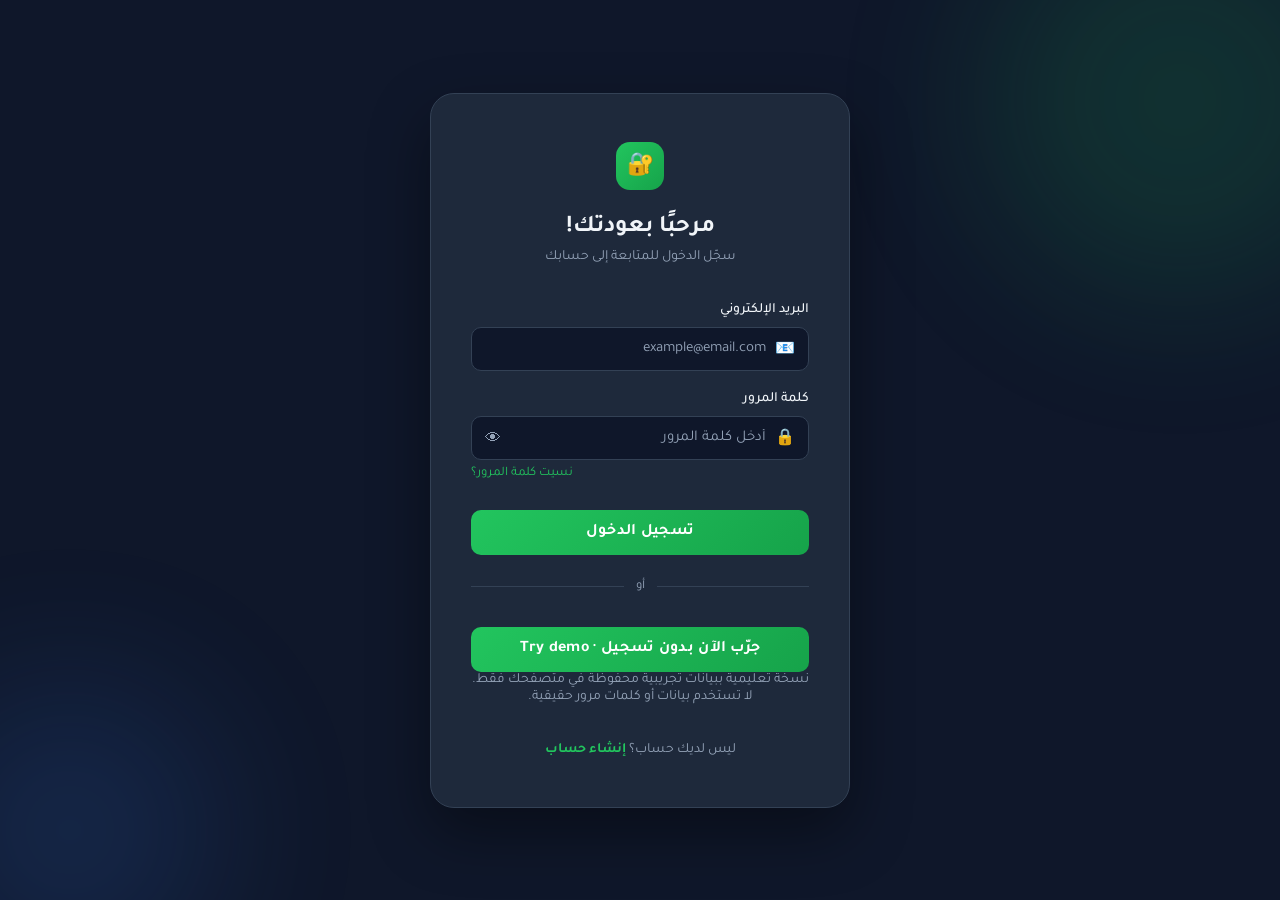
<file: index.html>
<!DOCTYPE html>
<html lang="ar" dir="rtl">
<head>
    <meta charset="UTF-8">
    <meta name="viewport" content="width=device-width, initial-scale=1.0">
    <title>تسجيل الدخول</title>
    <link href="https://fonts.googleapis.com/css2?family=Tajawal:wght@300;400;500;700&display=swap" rel="stylesheet">
    <link rel="stylesheet" href="index.css">
    <style>
        .error-msg {
            background: rgba(239,68,68,0.1); border:1px solid rgba(239,68,68,0.3);
            border-radius:10px; padding:10px 14px;
            font-size:13px; color:#f87171;
            display:none; align-items:center; gap:8px;
            margin-bottom: 16px;
        }
        .error-msg.show { display:flex; }
    </style>
</head>
<body>

<div class="card">
    <div class="logo">🔐</div>
    <h2>مرحبًا بعودتك!</h2>
    <p class="subtitle">سجّل الدخول للمتابعة إلى حسابك</p>

    <div class="error-msg" id="error-msg">
        <span>⚠️</span><span id="error-text"></span>
    </div>

    <div class="field">
        <label for="login-email">البريد الإلكتروني</label>
        <div class="input-wrapper">
            <span class="input-icon">📧</span>
            <input type="email" id="login-email" placeholder="example@email.com" required>
        </div>
    </div>

    <div class="field">
        <label for="login-pass">كلمة المرور</label>
        <div class="input-wrapper">
            <span class="input-icon">🔒</span>
            <input type="password" id="login-pass" placeholder="أدخل كلمة المرور" required>
            <button type="button" class="toggle-password" onclick="togglePass()">👁</button>
        </div>
        <a href="forgot-password.html" class="forgot">نسيت كلمة المرور؟</a>
    </div>

    <button class="btn-primary" onclick="handleLogin()">تسجيل الدخول</button>

    <div class="divider">أو</div>
    <button class="btn-primary" type="button" onclick="startDemo()">جرّب الآن بدون تسجيل · Try demo</button>
    <p class="subtitle">نسخة تعليمية ببيانات تجريبية محفوظة في متصفحك فقط. لا تستخدم بيانات أو كلمات مرور حقيقية.</p>

    <p class="register-link">ليس لديك حساب؟ <a href="register.html">إنشاء حساب</a></p>
</div>

<script src="db.js"></script>
<script>
    function startDemo() {
        const email = 'visitor@example.invalid';
        const password = 'public-demo-only';
        DB.register({name: 'Demo Visitor', email, password});
        const result = DB.login(email, password);
        if (!result.success) { showError(result.error); return; }
        if (!DB.getTasks().length) {
            DB.saveTasks([
                {id: 1, name: 'Explore the task dashboard', desc: 'Sample task', deadline: new Date().toISOString().split('T')[0], period: 'today', priority: 'high', done: false, date: Date.now(), attachments: []},
                {id: 2, name: 'Try the local task assistant', desc: 'Try: add task: Review portfolio', deadline: new Date(Date.now() + 3 * 86400000).toISOString().split('T')[0], period: 'week', priority: 'medium', done: false, date: Date.now(), attachments: []}
            ]);
        }
        window.location.href = 'home.html';
    }
    // Redirect if already logged in
    if (DB.isLoggedIn()) window.location.href = 'home.html';

    function togglePass() {
        const input = document.getElementById('login-pass');
        const btn   = document.querySelector('.toggle-password');
        input.type  = input.type === 'password' ? 'text' : 'password';
        btn.textContent = input.type === 'password' ? '👁' : '🙈';
    }

    function showError(msg) {
        const el = document.getElementById('error-msg');
        document.getElementById('error-text').textContent = msg;
        el.classList.add('show');
        setTimeout(() => el.classList.remove('show'), 4000);
    }

    function handleLogin() {
        const email    = document.getElementById('login-email').value.trim();
        const password = document.getElementById('login-pass').value;

        if (!email || !password) { showError('يرجى ملء جميع الحقول'); return; }

        const result = DB.login(email, password);
        if (!result.success) { showError(result.error); return; }

        // Apply saved dark mode preference
        if (DB.getDarkMode()) document.body.classList.add('dark');

        window.location.href = 'home.html';
    }

    // Allow Enter key
    document.addEventListener('keydown', e => {
        if (e.key === 'Enter') handleLogin();
    });
</script>
</body>
</html>
</file>
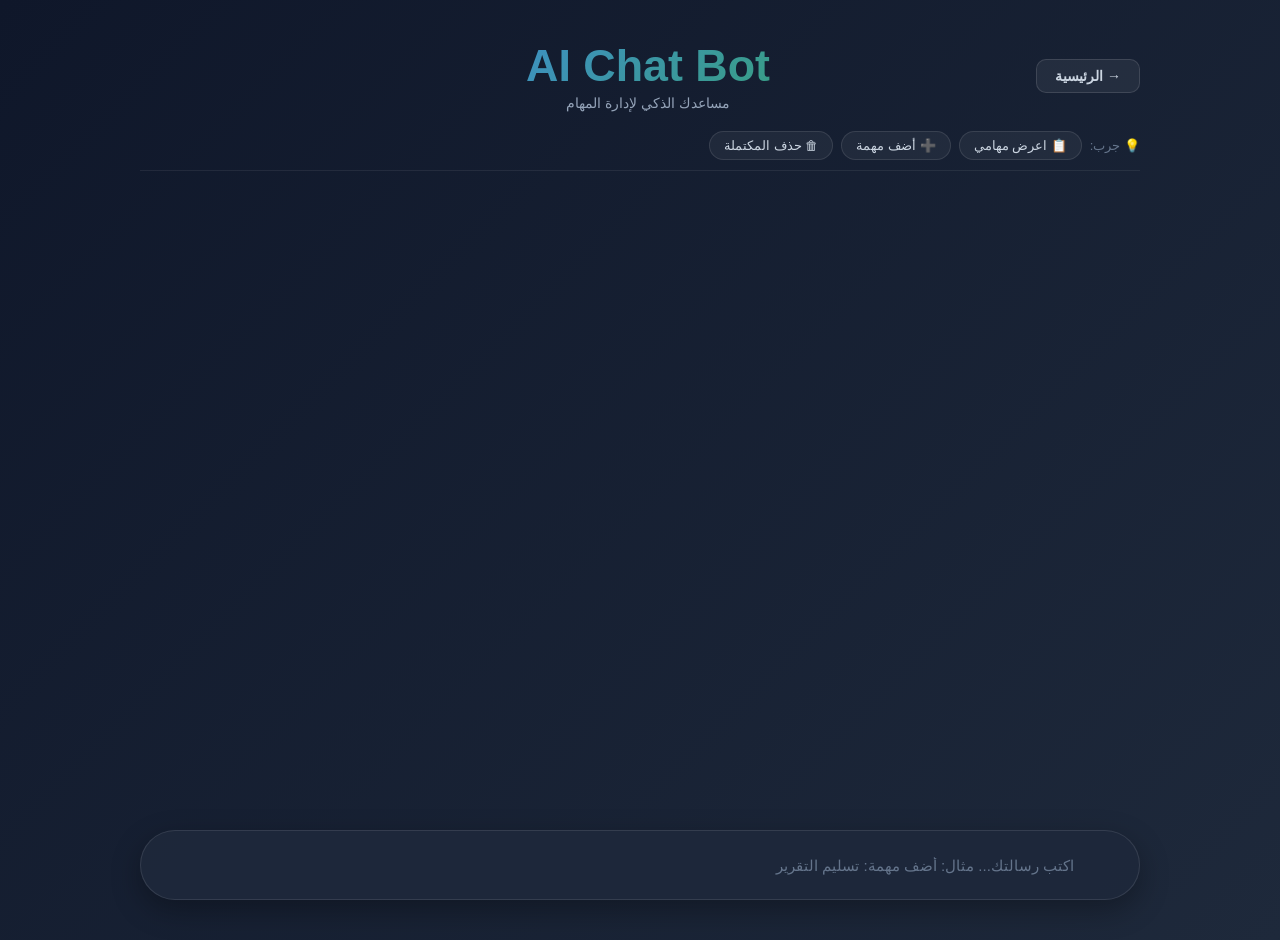
<file: chatbot.html>
<!DOCTYPE html>
<html lang="ar" dir="rtl">
<head>
    <meta charset="UTF-8">
    <meta name="viewport" content="width=device-width, initial-scale=1.0">
    <title>AI Chat Bot</title>

    <link rel="stylesheet" href="chatbot.css">
    <link rel="stylesheet" href="https://fonts.googleapis.com/css2?family=Material+Symbols+Outlined:opsz,wght,FILL,GRAD@24,400,0,0" />
    <link rel="shortcut icon" href="images/gemini.svg" type="image/x-icon">
</head>
<body>
    <section>
        <div class="container">

            <!-- زر الرجوع -->
            <div class="top-bar">
                <a href="home.html" class="btn-back">
                    &#8594; الرئيسية
                </a>
                <div class="header-center">
                    <h1>AI Chat Bot</h1>
                    <p>مساعدك الذكي لإدارة المهام</p>
                </div>
                <div style="width:120px;"></div><!-- spacer -->
            </div>

            <!-- أوامر سريعة -->
            <div class="quick-cmds">
                <span class="quick-label">💡 جرب:</span>
                <button class="quick-btn" onclick="sendQuick('اعرض مهامي')">📋 اعرض مهامي</button>
                <button class="quick-btn" onclick="sendQuick('أضف مهمة: تسليم التقرير')">➕ أضف مهمة</button>
                <button class="quick-btn" onclick="sendQuick('احذف المهام المكتملة')">🗑 حذف المكتملة</button>
            </div>

            <!-- قائمة الشات -->
            <div class="chat_list"></div>

            <!-- فورم الإرسال -->
            <form action="#" class="typing_form">
                <div class="input_wrapper">
                    <input
                        type="text"
                        class="typing_input"
                        name="prompt"
                        placeholder="اكتب رسالتك... مثال: أضف مهمة: تسليم التقرير"
                        required
                    >
                    <button type="submit" class="material-symbols-outlined">send</button>
                </div>
            </form>

        </div>
    </section>

    <script src="db.js"></script>
    <script src="chatbot.js"></script>
</body>
</html>
</file>
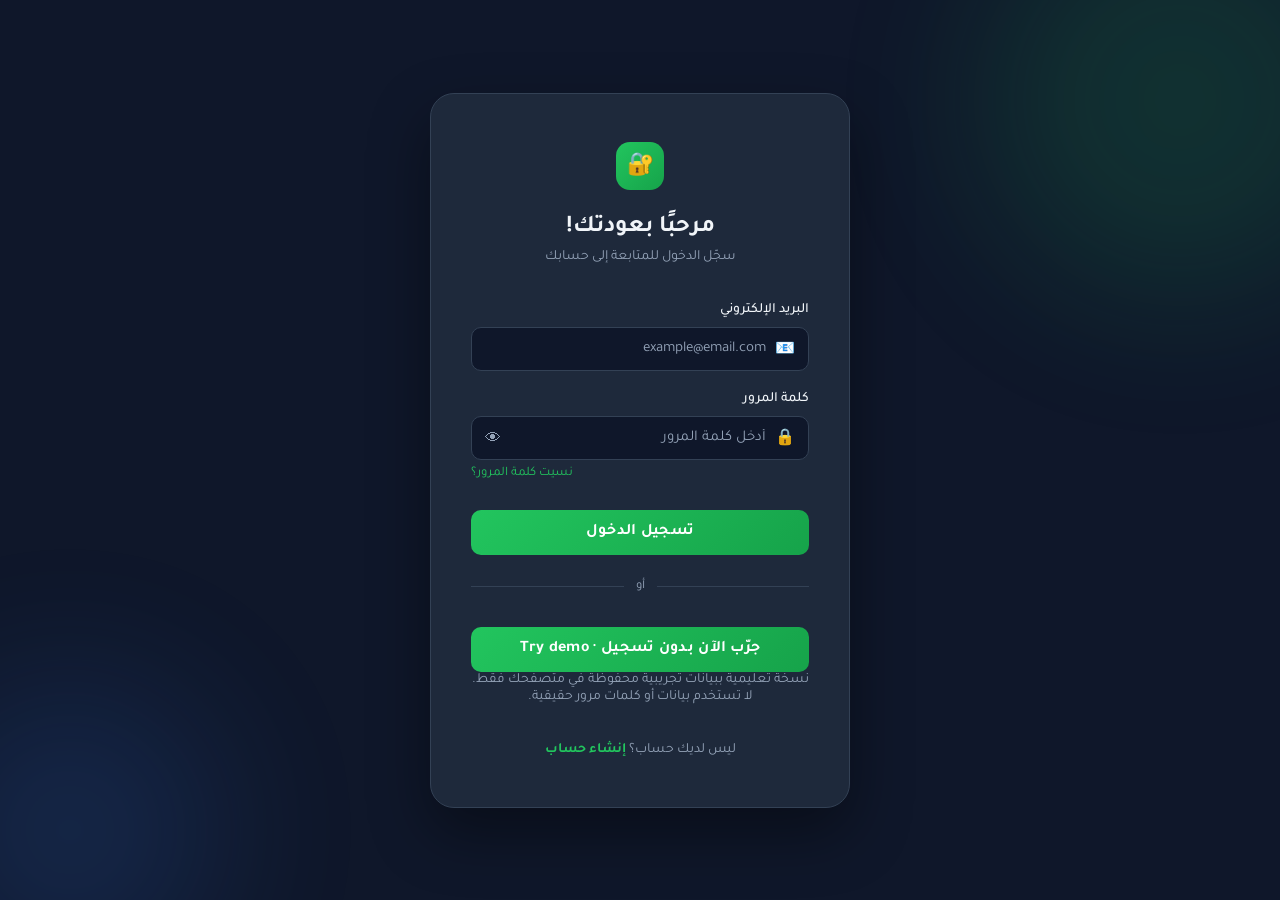
<file: home.html>
<!DOCTYPE html>
<html lang="ar" dir="rtl">
<head>
    <meta charset="UTF-8">
    <meta name="viewport" content="width=device-width, initial-scale=1.0">
    <title>إدارة المهام</title>
    <link href="https://fonts.googleapis.com/css2?family=Tajawal:wght@300;400;500;700;800&display=swap" rel="stylesheet">
    <link rel="stylesheet" href="home.css">
</head>
<body>

<aside class="sidebar" id="sidebar">
    <div class="sidebar-header">
        <div class="sidebar-logo">✅</div>
        <span class="sidebar-title">مهامي</span>
    </div>
    <nav class="sidebar-nav">
        <a href="home.html"       class="nav-link active"><span class="nav-icon">🏠</span><span>الرئيسية</span></a>
        <a href="team-tasks.html" class="nav-link"><span class="nav-icon">👥</span><span>مهام الفريق</span></a>
        <a href="chatbot.html"    class="nav-link"><span class="nav-icon">🤖</span><span>شات بوت</span></a>
        <a href="profile.html"    class="nav-link"><span class="nav-icon">👤</span><span>ملفي الشخصي</span></a>
    </nav>
    <div class="sidebar-footer">
        <label class="dark-toggle">
            <input type="checkbox" id="darkmode-toggle" onchange="toggleDark()">
            <span class="toggle-track"><span class="toggle-thumb"></span></span>
            <span>وضع مظلم</span>
        </label>
    </div>
</aside>

<button class="hamburger" id="hamburger" onclick="toggleSidebar()">
    <span></span><span></span><span></span>
</button>

<main class="main" id="main">

    <header class="topbar">
        <div>
            <h1 class="page-title">إدارة المهام</h1>
            <p class="page-date" id="today-date"></p>
        </div>
        <div class="topbar-actions">
            <div class="search-bar">
                <span>🔍</span>
                <input type="text" id="search-input" placeholder="ابحث عن مهمة..." oninput="renderAll()">
            </div>
            <button class="btn-new-task" onclick="openModal()">+ مهمة جديدة</button>
        </div>
    </header>

    <section class="progress-section">
        <div class="progress-info">
            <span>نسبة الإنجاز الكلية</span>
            <span id="progress-label">0%</span>
        </div>
        <div class="progress-track">
            <div class="progress-fill" id="progress-fill"></div>
        </div>
    </section>

    <section class="stats-row">
        <div class="stat-card"><div class="stat-number" id="stat-today">0</div><div class="stat-label">مهام اليوم</div></div>
        <div class="stat-card"><div class="stat-number" id="stat-week">0</div><div class="stat-label">مهام الأسبوع</div></div>
        <div class="stat-card"><div class="stat-number" id="stat-done">0</div><div class="stat-label">مكتملة</div></div>
        <div class="stat-card urgent-stat"><div class="stat-number" id="stat-urgent">0</div><div class="stat-label">عاجلة 🔴</div></div>
    </section>

    <section class="controls-row">
        <div class="sort-group">
            <label>ترتيب:</label>
            <select id="sort-select" onchange="renderAll()" class="task-select">
                <option value="deadline">حسب الموعد</option>
                <option value="priority">حسب الأولوية</option>
                <option value="date">حسب الإضافة</option>
                <option value="completed">مكتمل أولاً</option>
            </select>
        </div>
        <div class="filter-pills">
            <button class="pill active" onclick="setFilter('all',this)">الكل</button>
            <button class="pill" onclick="setFilter('today',this)">اليوم</button>
            <button class="pill" onclick="setFilter('week',this)">الأسبوع</button>
            <button class="pill" onclick="setFilter('month',this)">الشهر</button>
        </div>
        <button class="btn-delete-done" onclick="deleteDone()">🗑 حذف المكتملة</button>
    </section>

    <section class="tasks-grid">
        <div class="task-column">
            <div class="column-header today-header"><span>📅 مهام اليوم</span><span class="badge" id="badge-today">0</span></div>
            <ul class="task-list" id="list-today"></ul>
        </div>
        <div class="task-column">
            <div class="column-header week-header"><span>📆 مهام الأسبوع</span><span class="badge" id="badge-week">0</span></div>
            <ul class="task-list" id="list-week"></ul>
        </div>
        <div class="task-column">
            <div class="column-header month-header"><span>🗓 مهام الشهر</span><span class="badge" id="badge-month">0</span></div>
            <ul class="task-list" id="list-month"></ul>
        </div>
    </section>

    <!-- Calendar -->
    <section class="calendar-section">
        <div class="section-header">
            <h2>📅 التقويم</h2>
            <div class="cal-nav">
                <button onclick="prevMonth()">‹</button>
                <span id="cal-label"></span>
                <button onclick="nextMonth()">›</button>
            </div>
        </div>
        <div class="calendar-grid">
            <div class="cal-weekday">أحد</div>
            <div class="cal-weekday">إثن</div>
            <div class="cal-weekday">ثلا</div>
            <div class="cal-weekday">أرب</div>
            <div class="cal-weekday">خمي</div>
            <div class="cal-weekday">جمع</div>
            <div class="cal-weekday">سبت</div>
        </div>
        <div class="calendar-days" id="calendar-days"></div>
    </section>

    <section class="bottom-row">
        <div class="bottom-card">
            <h3>🤝 مهام مشتركة</h3>
            <div class="bottom-form">
                <input type="text" placeholder="أدخل كود المشاركة" class="task-input">
                <button class="btn-add">إضافة</button>
            </div>
        </div>
    </section>

</main>

<!-- ADD TASK MODAL -->
<div class="modal-overlay" id="modal-overlay" onclick="closeModalOutside(event)">
    <div class="modal" id="modal">
        <div class="modal-header">
            <div class="modal-title-wrap">
                <div class="modal-icon">✏️</div>
                <h2>مهمة جديدة</h2>
            </div>
            <button class="modal-close" onclick="closeModal()">✕</button>
        </div>
        <div class="modal-body">

            <div class="form-group">
                <label class="form-label">اسم المهمة <span class="req">*</span></label>
                <input type="text" id="m-name" class="m-input" placeholder="مثال: تسليم تقرير المشروع...">
            </div>

            <div class="form-group">
                <label class="form-label">تاريخ التسليم <span class="req">*</span></label>
                <input type="date" id="m-deadline" class="m-input" onchange="aiDetectPeriod()">
                <!-- AI period detection badge -->
                <div class="ai-period-badge" id="ai-period-badge" style="display:none;">
                    <span class="ai-badge-icon">🤖</span>
                    <span id="ai-period-text"></span>
                </div>
            </div>

            <div class="form-group">
                <label class="form-label">الأولوية</label>
                <div class="priority-selector">
                    <label class="p-option">
                        <input type="radio" name="m-priority" value="high">
                        <div class="p-card p-high">
                            <div class="p-icon">🔴</div>
                            <div class="p-name">عالية</div>
                            <div class="p-desc">عاجل ومهم</div>
                        </div>
                    </label>
                    <label class="p-option">
                        <input type="radio" name="m-priority" value="medium" checked>
                        <div class="p-card p-medium">
                            <div class="p-icon">🟡</div>
                            <div class="p-name">متوسطة</div>
                            <div class="p-desc">مهم غير عاجل</div>
                        </div>
                    </label>
                    <label class="p-option">
                        <input type="radio" name="m-priority" value="low">
                        <div class="p-card p-low">
                            <div class="p-icon">🟢</div>
                            <div class="p-name">منخفضة</div>
                            <div class="p-desc">يمكن تأجيله</div>
                        </div>
                    </label>
                </div>
            </div>

            <div class="form-group">
                <label class="form-label">وصف (اختياري)</label>
                <textarea id="m-desc" class="m-input m-textarea" placeholder="أضف تفاصيل أو ملاحظات..."></textarea>
            </div>

            <div class="form-group">
                <label class="form-label">المرفقات</label>
                <label class="file-drop" id="file-drop">
                    <input type="file" id="m-files" multiple onchange="previewFiles()">
                    <div class="file-drop-inner">
                        <span class="file-drop-icon">📎</span>
                        <span class="file-drop-text">اسحب الملفات هنا أو <u>انقر للاختيار</u></span>
                        <span class="file-drop-sub">PNG · PDF · DOCX · XLSX وغيرها</span>
                    </div>
                </label>
                <div class="file-preview" id="file-preview"></div>
            </div>

        </div>
        <div class="modal-footer">
            <button class="btn-cancel" onclick="closeModal()">إلغاء</button>
            <button class="btn-save" onclick="addTask()">حفظ المهمة ✓</button>
        </div>
    </div>
</div>

<!-- CALENDAR TASK DETAIL PANEL -->
<div class="cal-detail-overlay" id="cal-detail-overlay" onclick="closeCalDetail(event)">
    <div class="cal-detail-panel" id="cal-detail-panel">
        <div class="cal-detail-header">
            <div class="cal-detail-date" id="cal-detail-date"></div>
            <button class="cal-detail-close" onclick="closeCalDetailBtn()">✕</button>
        </div>
        <div class="cal-detail-tasks" id="cal-detail-tasks"></div>
        <div class="cal-detail-footer">
            <button class="btn-add-cal" onclick="closeCalDetailBtn(); openModal();">+ إضافة مهمة</button>
        </div>
    </div>
</div>

<!-- Tooltip (hover only) -->
<div class="cal-tooltip" id="cal-tooltip"></div>

<!-- ✅ db.js أولاً دائماً — يحمّل بيانات الحساب الصحيح -->
<script src="db.js"></script>
<script src="home.js"></script>
</body>
</html>
</file>
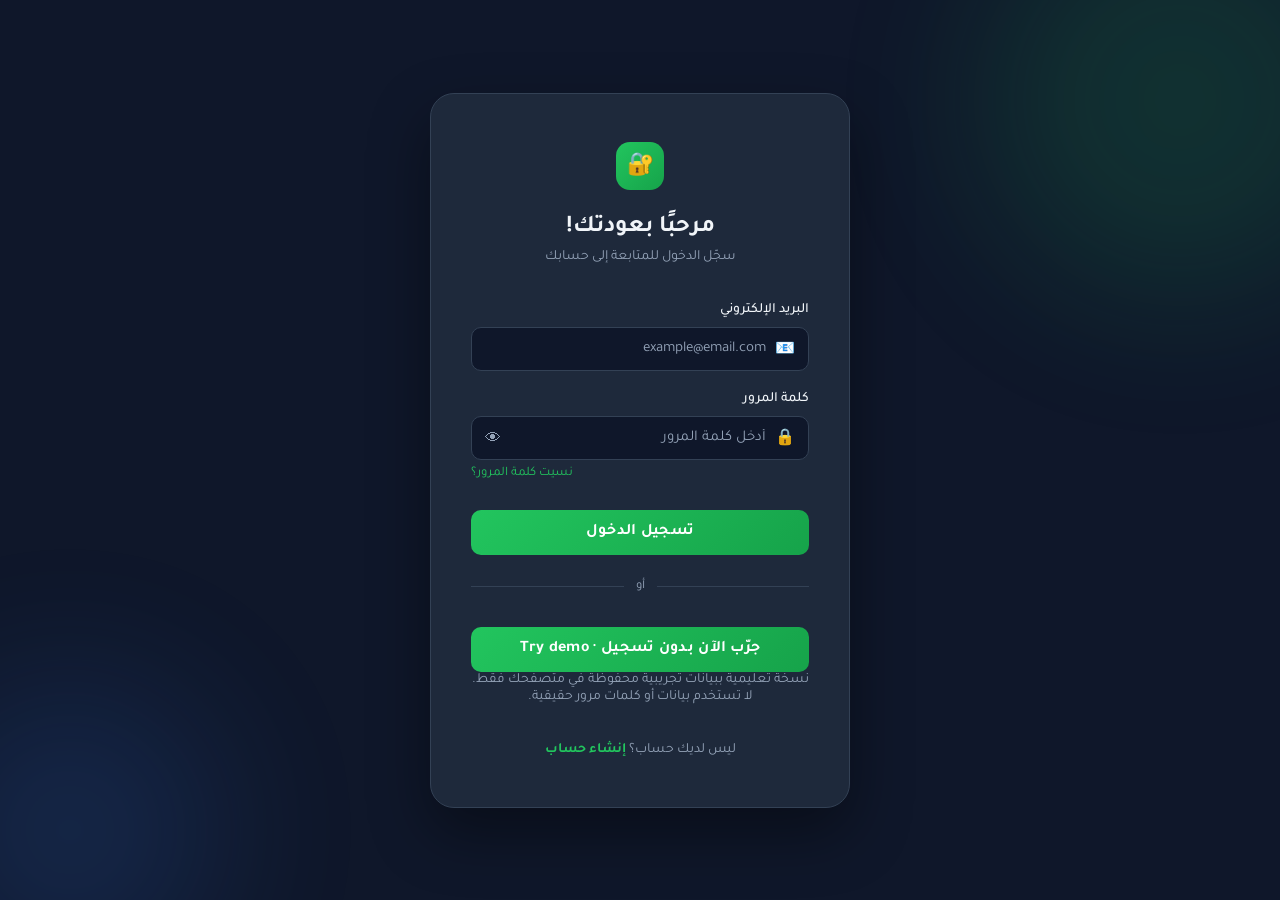
<file: profile.html>
<!DOCTYPE html>
<html lang="ar" dir="rtl">
<head>
    <meta charset="UTF-8">
    <meta name="viewport" content="width=device-width, initial-scale=1.0">
    <title>الملف الشخصي</title>
    <link href="https://fonts.googleapis.com/css2?family=Tajawal:wght@300;400;500;700;800&display=swap" rel="stylesheet">
    <link rel="stylesheet" href="profile.css">
</head>
<body>

<!-- ===== SIDEBAR ===== -->
<aside class="sidebar" id="sidebar">
    <div class="sidebar-header">
        <div class="sidebar-logo">✅</div>
        <span class="sidebar-title">مهامي</span>
    </div>
    <nav class="sidebar-nav">
        <a href="home.html"       class="nav-link"><span class="nav-icon">🏠</span><span>الرئيسية</span></a>
        <a href="team-tasks.html" class="nav-link"><span class="nav-icon">👥</span><span>مهام الفريق</span></a>
        <a href="chatbot.html"    class="nav-link"><span class="nav-icon">🤖</span><span>شات بوت</span></a>
        <a href="profile.html"    class="nav-link active"><span class="nav-icon">👤</span><span>ملفي الشخصي</span></a>
    </nav>
    <div class="sidebar-footer">
        <!-- Dark mode toggle -->
        <label class="dark-toggle">
            <input type="checkbox" id="darkmode-toggle" onchange="toggleDark()">
            <span class="toggle-track"><span class="toggle-thumb"></span></span>
            <span>وضع مظلم</span>
        </label>
    </div>
</aside>

<button class="hamburger" id="hamburger" onclick="toggleSidebar()">
    <span></span><span></span><span></span>
</button>

<!-- ===== MAIN ===== -->
<main class="main">

    <header class="page-header">
        <div>
            <h1 class="page-title">الملف الشخصي</h1>
            <p class="page-sub">إدارة بيانات حسابك الشخصي</p>
        </div>
        <button class="btn-logout" onclick="confirmLogout()">
            <span>🚪</span> تسجيل الخروج
        </button>
    </header>

    <div class="profile-grid">

        <!-- LEFT COL -->
        <div class="left-col">

            <!-- Avatar card -->
            <div class="card avatar-card">
                <div class="avatar-ring">
                    <img src="https://placehold.co/120x120/22c55e/white?text=م" alt="صورة المستخدم" id="avatar-img">
                    <label class="avatar-change-btn" for="avatar-input" title="تغيير الصورة">
                        <span>📷</span>
                        <input type="file" id="avatar-input" accept="image/*" onchange="changeAvatar(event)">
                    </label>
                </div>
                <h2 class="avatar-name"  id="display-name">—</h2>
                <p class="avatar-email"  id="display-email">—</p>
                <div class="avatar-badge">✅ حساب نشط</div>
                <button class="btn-change-photo" onclick="document.getElementById('avatar-input').click()">
                    🖼 تغيير الصورة الشخصية
                </button>
            </div>

            <!-- Notifications card -->
            <div class="card notif-card">
                <div class="card-title">🔔 الإشعارات</div>
                <div class="notif-list">
                    <div class="notif-row">
                        <div class="notif-info">
                            <span class="notif-label">إشعارات المهام</span>
                            <span class="notif-desc">تنبيه عند اقتراب موعد التسليم</span>
                        </div>
                        <label class="toggle-switch">
                            <input type="checkbox" id="notif-tasks" onchange="saveNotif('tasks',this.checked)">
                            <span class="toggle-slider"></span>
                        </label>
                    </div>
                    <div class="notif-row">
                        <div class="notif-info">
                            <span class="notif-label">إشعارات الفريق</span>
                            <span class="notif-desc">تنبيه عند إضافة مهمة مشتركة</span>
                        </div>
                        <label class="toggle-switch">
                            <input type="checkbox" id="notif-team" onchange="saveNotif('team',this.checked)">
                            <span class="toggle-slider"></span>
                        </label>
                    </div>
                    <div class="notif-row">
                        <div class="notif-info">
                            <span class="notif-label">إشعارات البريد</span>
                            <span class="notif-desc">استلام تقرير أسبوعي بالبريد</span>
                        </div>
                        <label class="toggle-switch">
                            <input type="checkbox" id="notif-email" onchange="saveNotif('email',this.checked)">
                            <span class="toggle-slider"></span>
                        </label>
                    </div>
                    <div class="notif-row">
                        <div class="notif-info">
                            <span class="notif-label">إشعارات التطبيق</span>
                            <span class="notif-desc">إشعارات داخل التطبيق</span>
                        </div>
                        <label class="toggle-switch">
                            <input type="checkbox" id="notif-app" onchange="saveNotif('app',this.checked)">
                            <span class="toggle-slider"></span>
                        </label>
                    </div>
                </div>
            </div>

        </div>

        <!-- RIGHT COL -->
        <div class="right-col">

            <!-- Personal info -->
            <div class="card info-card">
                <div class="card-header-row">
                    <div class="card-title">👤 المعلومات الشخصية</div>
                    <button class="btn-edit" id="edit-btn" onclick="toggleEdit()">✏️ تعديل</button>
                </div>
                <form id="profile-form" onsubmit="saveProfile(event)">
                    <div class="form-grid">
                        <div class="form-group">
                            <label class="form-label">الاسم الكامل</label>
                            <input type="text"  id="fullname"  class="form-input" disabled>
                        </div>
                        <div class="form-group">
                            <label class="form-label">رقم الجوال</label>
                            <input type="tel"   id="phone"     class="form-input" disabled>
                        </div>
                        <div class="form-group full-width">
                            <label class="form-label">البريد الإلكتروني</label>
                            <input type="email" id="email"     class="form-input" disabled>
                        </div>
                        <div class="form-group">
                            <label class="form-label">تاريخ الميلاد</label>
                            <input type="date"  id="birthdate" class="form-input" disabled>
                        </div>
                        <div class="form-group">
                            <label class="form-label">المدينة</label>
                            <input type="text"  id="city"      class="form-input" disabled>
                        </div>
                    </div>
                    <div class="form-actions" id="form-actions" style="display:none;">
                        <button type="button" class="btn-cancel-edit" onclick="cancelEdit()">إلغاء</button>
                        <button type="submit" class="btn-save">💾 حفظ التغييرات</button>
                    </div>
                </form>
            </div>

            <!-- Email change -->
            <div class="card security-card">
                <div class="card-title">📧 تعديل البريد الإلكتروني</div>
                <form onsubmit="changeEmail(event)">
                    <div class="form-group">
                        <label class="form-label">البريد الحالي</label>
                        <input type="email" id="current-email-display" class="form-input" disabled>
                    </div>
                    <div class="form-group">
                        <label class="form-label">البريد الجديد</label>
                        <input type="email" id="new-email" class="form-input" placeholder="أدخل البريد الجديد...">
                    </div>
                    <div class="form-group">
                        <label class="form-label">تأكيد البريد الجديد</label>
                        <input type="email" id="confirm-email" class="form-input" placeholder="أعد كتابة البريد الجديد...">
                    </div>
                    <button type="submit" class="btn-save" style="margin-top:4px;">📧 تحديث البريد</button>
                </form>
            </div>

            <!-- Password change -->
            <div class="card security-card">
                <div class="card-title">🔒 تغيير كلمة المرور</div>
                <form onsubmit="changePassword(event)">
                    <div class="form-group">
                        <label class="form-label">كلمة المرور الحالية</label>
                        <div class="pass-wrapper">
                            <input type="password" id="current-pass" class="form-input" placeholder="أدخل كلمة المرور الحالية">
                            <button type="button" class="pass-toggle" onclick="togglePass('current-pass',this)">👁</button>
                        </div>
                    </div>
                    <div class="form-group">
                        <label class="form-label">كلمة المرور الجديدة</label>
                        <div class="pass-wrapper">
                            <input type="password" id="new-pass" class="form-input" placeholder="أدخل كلمة المرور الجديدة">
                            <button type="button" class="pass-toggle" onclick="togglePass('new-pass',this)">👁</button>
                        </div>
                        <div class="strength-bar"><div class="strength-fill" id="strength-fill"></div></div>
                        <span class="strength-label" id="strength-label"></span>
                    </div>
                    <div class="form-group">
                        <label class="form-label">تأكيد كلمة المرور الجديدة</label>
                        <div class="pass-wrapper">
                            <input type="password" id="confirm-pass" class="form-input" placeholder="أعد كتابة كلمة المرور الجديدة">
                            <button type="button" class="pass-toggle" onclick="togglePass('confirm-pass',this)">👁</button>
                        </div>
                    </div>
                    <button type="submit" class="btn-save" style="margin-top:4px;">🔒 تحديث كلمة المرور</button>
                </form>
            </div>

        </div>
    </div>

</main>

<!-- TOAST -->
<div class="toast" id="toast"></div>

<!-- LOGOUT MODAL -->
<div class="modal-overlay" id="logout-modal">
    <div class="modal">
        <div class="modal-icon">🚪</div>
        <h3>تسجيل الخروج</h3>
        <p>هل أنت متأكد أنك تريد تسجيل الخروج من حسابك؟</p>
        <div class="modal-btns">
            <button class="btn-cancel-edit" onclick="closeModal()">إلغاء</button>
            <button class="btn-logout-confirm" onclick="logout()">نعم، خروج</button>
        </div>
    </div>
</div>

<!-- ✅ db.js أولاً دائماً -->
<script src="db.js"></script>
<script src="profile.js"></script>
</body>
</html>
</file>
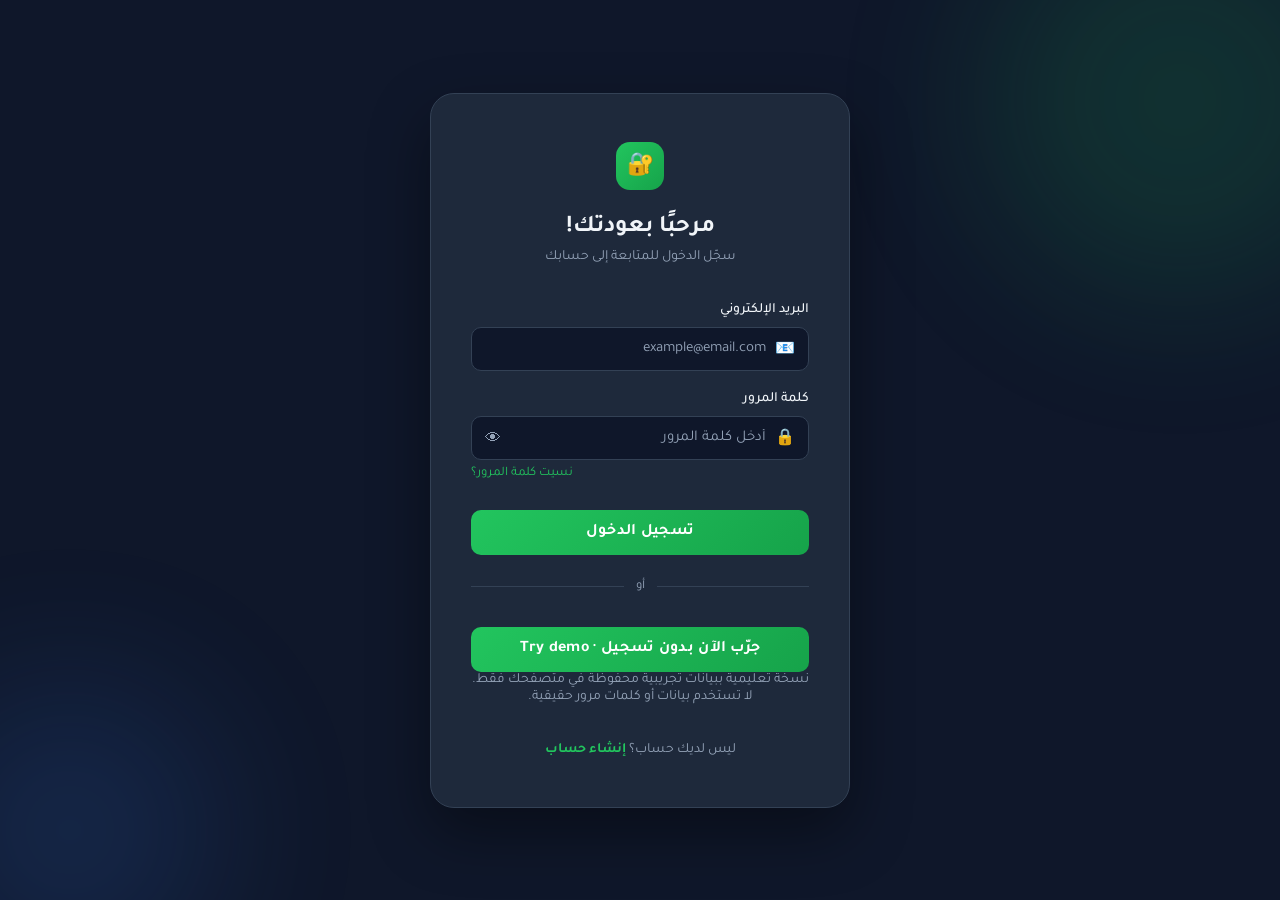
<file: team-tasks.html>
<!DOCTYPE html>
<html lang="ar" dir="rtl">
<head>
    <meta charset="UTF-8">
    <meta name="viewport" content="width=device-width, initial-scale=1.0">
    <title>مهام الفريق</title>
    <link href="https://fonts.googleapis.com/css2?family=Tajawal:wght@300;400;500;700;800&display=swap" rel="stylesheet">
    <link rel="stylesheet" href="team-tasks.css">
</head>
<body>

<!-- ===== SIDEBAR ===== -->
<aside class="sidebar" id="sidebar">
    <div class="sidebar-header">
        <div class="sidebar-logo">✅</div>
        <span class="sidebar-title">مهامي</span>
    </div>
    <nav class="sidebar-nav">
        <a href="home.html"       class="nav-link"><span class="nav-icon">🏠</span><span>الرئيسية</span></a>
        <a href="team-tasks.html" class="nav-link active"><span class="nav-icon">👥</span><span>مهام الفريق</span></a>
        <a href="chatbot.html"    class="nav-link"><span class="nav-icon">🤖</span><span>شات بوت</span></a>
        <a href="profile.html"    class="nav-link"><span class="nav-icon">👤</span><span>ملفي الشخصي</span></a>
    </nav>
    <div class="sidebar-footer">
        <label class="dark-toggle">
            <input type="checkbox" id="darkmode-toggle" onchange="toggleDark()">
            <span class="toggle-track"><span class="toggle-thumb"></span></span>
            <span>وضع مظلم</span>
        </label>
    </div>
</aside>

<button class="hamburger" id="hamburger" onclick="toggleSidebar()">
    <span></span><span></span><span></span>
</button>

<!-- ===== MAIN ===== -->
<main class="main">

    <header class="page-header">
        <div>
            <h1 class="page-title">مهام الفريق</h1>
            <p class="page-sub" id="tasks-count">0 مهام</p>
        </div>
        <div class="header-actions">
            <button class="btn-view" id="view-toggle" onclick="toggleView()">⊞ بطاقات</button>
            <button class="btn-new" onclick="openModal('add')">+ مهمة جديدة</button>
        </div>
    </header>

    <!-- Code bar -->
    <section class="code-bar">
        <div class="code-section">
            <span class="code-label">🔗 مشاركة مهمة بكود</span>
            <button class="btn-gen-code" onclick="generateCode()">إنشاء كود جديد</button>
            <div class="code-display" id="code-display" style="display:none;">
                <span id="generated-code"></span>
                <button class="btn-copy" onclick="copyCode()">📋 نسخ</button>
            </div>
        </div>
        <div class="code-divider"></div>
        <div class="code-section">
            <span class="code-label">📥 إدخال كود مهمة</span>
            <div class="code-input-row">
                <input type="text" id="code-input" class="code-input" placeholder="أدخل الكود هنا..." maxlength="8">
                <button class="btn-join" onclick="joinByCode()">انضمام</button>
            </div>
        </div>
    </section>

    <!-- Stats -->
    <section class="stats-row">
        <div class="stat-card"><div class="stat-num" id="stat-all">0</div><div class="stat-lbl">إجمالي المهام</div></div>
        <div class="stat-card"><div class="stat-num" id="stat-mine">0</div><div class="stat-lbl">مهامي</div></div>
        <div class="stat-card done-stat"><div class="stat-num" id="stat-done">0</div><div class="stat-lbl">مكتملة</div></div>
        <div class="stat-card late-stat"><div class="stat-num" id="stat-late">0</div><div class="stat-lbl">متأخرة ⚠️</div></div>
    </section>

    <!-- Controls -->
    <section class="controls-row">
        <div class="search-bar">
            <span>🔍</span>
            <input type="text" id="search-input" placeholder="ابحث باسم المهمة أو الوصف..." oninput="renderTasks()">
        </div>
        <div class="filters">
            <select id="filter-person"   onchange="renderTasks()" class="filter-select">
                <option value="all">كل الأشخاص</option>
                <option value="mine">مهامي فقط</option>
            </select>
            <select id="filter-deadline" onchange="renderTasks()" class="filter-select">
                <option value="all">كل المواعيد</option>
                <option value="today">اليوم</option>
                <option value="week">هذا الأسبوع</option>
                <option value="late">متأخرة</option>
            </select>
            <select id="sort-by"         onchange="renderTasks()" class="filter-select">
                <option value="date-asc">الأقرب تسليماً</option>
                <option value="date-desc">الأبعد تسليماً</option>
                <option value="name">الاسم</option>
            </select>
        </div>
    </section>

    <div class="tasks-container" id="tasks-container"></div>

</main>

<!-- ===== ADD/EDIT MODAL ===== -->
<div class="modal-overlay" id="task-modal" onclick="closeModalOutside(event)">
    <div class="modal-box">
        <div class="modal-header">
            <div class="modal-title-wrap">
                <div class="modal-icon-wrap">👥</div>
                <h2 id="modal-title">مهمة جديدة</h2>
            </div>
            <button class="modal-close" onclick="closeModal()">✕</button>
        </div>
        <div class="modal-body">
            <div class="form-group">
                <label class="form-label">اسم المهمة <span class="req">*</span></label>
                <input type="text" id="m-name" class="m-input" placeholder="أدخل اسم المهمة...">
            </div>
            <div class="form-group">
                <label class="form-label">وصف المهمة</label>
                <textarea id="m-desc" class="m-input m-textarea" placeholder="أدخل تفاصيل المهمة..."></textarea>
            </div>
            <div class="form-row-2">
                <div class="form-group">
                    <label class="form-label">موعد التسليم <span class="req">*</span></label>
                    <input type="date" id="m-deadline" class="m-input">
                </div>
                <div class="form-group">
                    <label class="form-label">الأشخاص المشاركون</label>
                    <input type="text" id="m-members" class="m-input" placeholder="الأسماء مفصولة بفاصلة...">
                </div>
            </div>
            <div class="form-group">
                <label class="form-label">ملاحظات</label>
                <textarea id="m-notes" class="m-input m-textarea-sm" placeholder="أي ملاحظات إضافية..."></textarea>
            </div>
            <div class="form-group">
                <label class="form-label">المرفقات</label>
                <label class="file-drop" id="file-drop">
                    <input type="file" id="m-files" multiple onchange="previewFiles()">
                    <div class="file-drop-inner">
                        <span class="file-drop-icon">📎</span>
                        <span class="file-drop-text">اسحب الملفات أو <u>انقر للاختيار</u></span>
                        <span class="file-drop-sub">PDF · DOCX · PNG · XLSX وغيرها</span>
                    </div>
                </label>
                <div class="file-preview" id="file-preview"></div>
            </div>
        </div>
        <div class="modal-footer">
            <button class="btn-cancel" onclick="closeModal()">إلغاء</button>
            <button class="btn-save" id="modal-save-btn" onclick="saveTask()">💾 حفظ المهمة</button>
        </div>
    </div>
</div>

<!-- ===== DETAIL MODAL ===== -->
<div class="modal-overlay" id="detail-modal" onclick="closeDetailOutside(event)">
    <div class="modal-box detail-box">
        <div class="modal-header">
            <div class="modal-title-wrap">
                <div class="modal-icon-wrap">📋</div>
                <h2 id="detail-title">تفاصيل المهمة</h2>
            </div>
            <button class="modal-close" onclick="closeDetailModal()">✕</button>
        </div>
        <div class="modal-body" id="detail-body"></div>
        <div class="modal-footer">
            <button class="btn-cancel" onclick="closeDetailModal()">إغلاق</button>
            <button class="btn-save"   onclick="editFromDetail()">✏️ تعديل</button>
        </div>
    </div>
</div>

<div class="toast" id="toast"></div>

<script src="db.js"></script>
<script src="team-tasks.js" defer></script>
</body>
</html>
</file>
<file: index.css>
/* ===== CSS Variables ===== */
:root {
    --green: #22c55e;
    --green-dark: #16a34a;
    --green-light: #bbf7d0;
    --bg: #0f172a;
    --card: #1e293b;
    --border: #334155;
    --text: #f1f5f9;
    --muted: #94a3b8;
    --input-bg: #0f172a;
}

/* ===== Reset ===== */
*, *::before, *::after {
    margin: 0;
    padding: 0;
    box-sizing: border-box;
}

/* ===== Body ===== */
body {
    font-family: 'Tajawal', sans-serif;
    background-color: var(--bg);
    min-height: 100vh;
    display: flex;
    align-items: center;
    justify-content: center;
    color: var(--text);
    direction: rtl;
    position: relative;
    overflow: hidden;
}

/* Decorative background blobs */
body::before,
body::after {
    content: '';
    position: fixed;
    border-radius: 50%;
    filter: blur(80px);
    opacity: 0.15;
    pointer-events: none;
}

body::before {
    width: 400px;
    height: 400px;
    background: var(--green);
    top: -100px;
    right: -100px;
}

body::after {
    width: 300px;
    height: 300px;
    background: #3b82f6;
    bottom: -80px;
    left: -80px;
}

/* ===== Card ===== */
.card {
    background: var(--card);
    border: 1px solid var(--border);
    border-radius: 24px;
    padding: 48px 40px;
    width: 100%;
    max-width: 420px;
    box-shadow: 0 25px 60px rgba(0, 0, 0, 0.4);
    animation: slideUp 0.5s ease both;
}

@keyframes slideUp {
    from {
        opacity: 0;
        transform: translateY(30px);
    }
    to {
        opacity: 1;
        transform: translateY(0);
    }
}

/* ===== Logo ===== */
.logo {
    width: 48px;
    height: 48px;
    background: linear-gradient(135deg, var(--green), var(--green-dark));
    border-radius: 14px;
    display: flex;
    align-items: center;
    justify-content: center;
    margin: 0 auto 24px;
    font-size: 22px;
}

/* ===== Headings ===== */
h2 {
    font-size: 24px;
    font-weight: 700;
    text-align: center;
    margin-bottom: 6px;
    color: var(--text);
}

.subtitle {
    text-align: center;
    color: var(--muted);
    font-size: 14px;
    margin-bottom: 36px;
}

/* ===== Form Fields ===== */
.field {
    margin-bottom: 20px;
}

label {
    display: block;
    font-size: 14px;
    font-weight: 500;
    margin-bottom: 8px;
    color: var(--text);
}

.input-wrapper {
    position: relative;
}

.input-icon {
    position: absolute;
    right: 14px;
    top: 50%;
    transform: translateY(-50%);
    color: var(--muted);
    font-size: 16px;
    pointer-events: none;
}

input[type="text"],
input[type="password"],
input[type="email"] {
    width: 100%;
    padding: 12px 42px 12px 16px;
    background: var(--input-bg);
    border: 1px solid var(--border);
    border-radius: 10px;
    color: var(--text);
    font-family: 'Tajawal', sans-serif;
    font-size: 15px;
    transition: border-color 0.2s, box-shadow 0.2s;
    outline: none;
}

input::placeholder {
    color: var(--muted);
}

input:focus {
    border-color: var(--green);
    box-shadow: 0 0 0 3px rgba(34, 197, 94, 0.15);
}

/* ===== Toggle Password Button ===== */
.toggle-password {
    position: absolute;
    left: 12px;
    top: 50%;
    transform: translateY(-50%);
    background: none;
    border: none;
    color: var(--muted);
    cursor: pointer;
    font-size: 16px;
    padding: 2px;
    line-height: 1;
}

.toggle-password:hover {
    color: var(--green);
}

/* ===== Forgot Password Link ===== */
.forgot {
    display: block;
    text-align: left;
    font-size: 13px;
    color: var(--green);
    text-decoration: none;
    margin-top: 6px;
}

.forgot:hover {
    text-decoration: underline;
}

/* ===== Primary Button ===== */
.btn-primary {
    width: 100%;
    padding: 13px;
    background: linear-gradient(135deg, var(--green), var(--green-dark));
    border: none;
    border-radius: 10px;
    color: #fff;
    font-family: 'Tajawal', sans-serif;
    font-size: 16px;
    font-weight: 700;
    cursor: pointer;
    margin-top: 8px;
    transition: opacity 0.2s, transform 0.15s;
    letter-spacing: 0.3px;
}

.btn-primary:hover {
    opacity: 0.9;
    transform: translateY(-1px);
}

.btn-primary:active {
    transform: translateY(0);
}

/* ===== Divider ===== */
.divider {
    display: flex;
    align-items: center;
    gap: 12px;
    margin: 24px 0;
    color: var(--muted);
    font-size: 13px;
}

.divider::before,
.divider::after {
    content: '';
    flex: 1;
    height: 1px;
    background: var(--border);
}

/* ===== Social Buttons ===== */
.social-btns {
    display: flex;
    gap: 12px;
}

.btn-social {
    flex: 1;
    padding: 11px;
    background: var(--input-bg);
    border: 1px solid var(--border);
    border-radius: 10px;
    color: var(--text);
    font-family: 'Tajawal', sans-serif;
    font-size: 14px;
    cursor: pointer;
    display: flex;
    align-items: center;
    justify-content: center;
    gap: 8px;
    transition: border-color 0.2s, background 0.2s;
}

.btn-social:hover {
    border-color: var(--green);
    background: #1a2e22;
}

.btn-social svg {
    width: 18px;
    height: 18px;
}

/* ===== Register Link ===== */
.register-link {
    text-align: center;
    margin-top: 28px;
    font-size: 14px;
    color: var(--muted);
}

.register-link a {
    color: var(--green);
    text-decoration: none;
    font-weight: 600;
}

.register-link a:hover {
    text-decoration: underline;
}
</file>
<file: chatbot.css>
/* ===== Reset ===== */
* {
    margin: 0;
    padding: 0;
    box-sizing: border-box;
    font-family: 'Tajawal', 'Poppins', sans-serif;
}

/* ===== Body ===== */
body {
    background: linear-gradient(135deg, #0f172a 0%, #1e293b 100%);
    min-height: 100vh;
    overflow-x: hidden;
    direction: rtl;
}

/* ===== Section ===== */
section {
    min-height: 100vh;
    display: flex;
    align-items: center;
    justify-content: center;
    padding: 20px 0;
}

/* ===== Container ===== */
.container {
    width: 90%;
    max-width: 1000px;
    margin: 0 auto;
    height: 100vh;
    display: flex;
    flex-direction: column;
}

/* ===== TOP BAR (زر الرجوع + العنوان) ===== */
.top-bar {
    display: flex;
    align-items: center;
    justify-content: space-between;
    padding: 20px 0 10px;
    flex-shrink: 0;
}

.btn-back {
    display: flex;
    align-items: center;
    gap: 6px;
    padding: 8px 18px;
    background: rgba(255,255,255,0.06);
    border: 1px solid rgba(255,255,255,0.12);
    border-radius: 10px;
    color: #cbd5e1;
    text-decoration: none;
    font-size: 14px;
    font-weight: 600;
    transition: background 0.2s, border-color 0.2s, color 0.2s;
    white-space: nowrap;
}

.btn-back:hover {
    background: rgba(34,197,94,0.12);
    border-color: #22c55e;
    color: #22c55e;
}

.header-center {
    text-align: center;
    flex: 1;
}

.header-center h1 {
    font-size: clamp(1.6rem, 4vw, 2.8rem);
    background: linear-gradient(135deg, #4285f4, #34a853, #fbbc05, #ea4335);
    background-clip: text;
    -webkit-background-clip: text;
    -webkit-text-fill-color: transparent;
    background-size: 300% 300%;
    animation: gradientShift 3s ease infinite;
    margin-bottom: 4px;
}

@keyframes gradientShift {
    0%, 100% { background-position: 0% 50%; }
    50%       { background-position: 100% 50%; }
}

.header-center p {
    color: #94a3b8;
    font-size: 14px;
}

/* ===== QUICK COMMANDS ===== */
.quick-cmds {
    display: flex;
    align-items: center;
    gap: 8px;
    padding: 10px 0;
    flex-wrap: wrap;
    flex-shrink: 0;
    border-bottom: 1px solid rgba(255,255,255,0.07);
    margin-bottom: 4px;
}

.quick-label {
    font-size: 13px;
    color: #64748b;
    white-space: nowrap;
}

.quick-btn {
    padding: 6px 14px;
    background: rgba(255,255,255,0.05);
    border: 1px solid rgba(255,255,255,0.1);
    border-radius: 999px;
    color: #cbd5e1;
    font-family: 'Tajawal', sans-serif;
    font-size: 13px;
    cursor: pointer;
    transition: background 0.2s, border-color 0.2s, color 0.2s;
    white-space: nowrap;
}

.quick-btn:hover {
    background: rgba(34,197,94,0.1);
    border-color: #22c55e;
    color: #22c55e;
}

/* ===== Chat List ===== */
.chat_list {
    flex: 1;
    overflow-y: auto;
    padding: 16px 0;
    scroll-behavior: smooth;
}

.chat_list .messages {
    margin-bottom: 20px;
    opacity: 0;
    animation: fadeInUp 0.5s ease forwards;
}

@keyframes fadeInUp {
    from { opacity: 0; transform: translateY(16px); }
    to   { opacity: 1; transform: translateY(0); }
}

/* ===== Messages Content ===== */
.messages_content {
    display: flex;
    align-items: flex-end;
    gap: 12px;
    margin-bottom: 6px;
}

.user-message { flex-direction: row-reverse; }

.messages_content img {
    width: 38px;
    height: 38px;
    border-radius: 50%;
    object-fit: cover;
    flex-shrink: 0;
}

.user-message img { border: 2px solid #4285f4; }
.bot-message  img { border: 2px solid #34a853; }

.messages_content .text {
    flex: 1;
    padding: 14px 20px;
    border-radius: 20px;
    font-size: 15px;
    line-height: 1.7;
    max-width: 78%;
    word-wrap: break-word;
    white-space: pre-wrap;
    box-shadow: 0 4px 12px rgba(0,0,0,0.15);
}

.user-message .text {
    background: linear-gradient(135deg, #4285f4, #1e40af);
    color: #fff;
    border-bottom-right-radius: 4px;
}

.bot-message .text {
    background: #1e293b;
    color: #e2e8f0;
    border-bottom-left-radius: 4px;
    border: 1px solid rgba(255,255,255,0.07);
}

/* ===== Copy Button ===== */
.copy-btn {
    color: #64748b;
    cursor: pointer;
    font-size: 18px;
    margin-top: 4px;
    padding: 4px 8px;
    border-radius: 8px;
    transition: all 0.3s ease;
    opacity: 0;
}

.copy-btn:hover { color: #4285f4; background: rgba(66,133,244,0.1); opacity: 1; }
.messages:hover .copy-btn { opacity: 1; }

/* ===== Typing Form ===== */
.typing_form {
    padding: 14px 0 20px;
    background: transparent;
    flex-shrink: 0;
}

.input_wrapper {
    width: 100%;
    position: relative;
    background: rgba(30,41,59,0.9);
    border-radius: 50px;
    padding: 5px;
    box-shadow: 0 10px 30px rgba(0,0,0,0.3);
    border: 1px solid rgba(255,255,255,0.1);
    transition: border-color 0.2s;
}

.input_wrapper:focus-within {
    border-color: rgba(66,133,244,0.5);
}

.typing_input {
    width: 100%;
    height: 58px;
    padding: 0 60px 0 24px;
    border: none;
    outline: none;
    background: transparent;
    font-family: 'Tajawal', sans-serif;
    font-size: 15px;
    color: #e2e8f0;
    direction: rtl;
}

.typing_input::placeholder { color: #64748b; }

.input_wrapper button {
    position: absolute;
    left: 10px;
    top: 50%;
    transform: translateY(-50%);
    background: linear-gradient(135deg, #4285f4, #1e40af);
    border: none;
    border-radius: 50%;
    width: 38px;
    height: 38px;
    display: flex;
    align-items: center;
    justify-content: center;
    cursor: pointer;
    font-size: 20px;
    color: #fff;
    opacity: 0;
    transition: all 0.3s ease;
}

.input_wrapper button:hover { transform: translateY(-50%) scale(1.05); }
.typing_input:valid   ~ button,
.typing_input:focus   ~ button { opacity: 1; }

/* ===== Scrollbar ===== */
.chat_list::-webkit-scrollbar { width: 6px; }
.chat_list::-webkit-scrollbar-track { background: rgba(30,41,59,0.3); border-radius:10px; }
.chat_list::-webkit-scrollbar-thumb { background: linear-gradient(135deg,#4285f4,#34a853); border-radius:10px; }

/* ===== Loading Indicator ===== */
.chat_list .messages .messages_content .text .loading_indicoator {
    width: 100%;
    display: flex;
    flex-direction: column;
    gap: 5px;
}

.chat_list .messages .messages_content .text .loading_indicoator .loding__bar {
    height: 11px;
    width: 100%;
    border-radius: 4px;
    background: linear-gradient(to right, #4285f4, #242424, #4285f4);
    background-position: -800px 0;
    animation: loading 3s linear infinite;
}

.chat_list .messages .messages_content .text .loading_indicoator .loding__bar:last-child {
    width: 70%;
}

@keyframes loading {
    0%   { background-position: -800px 0; }
    100% { background-position:  800px 0; }
}

/* ===== Responsive ===== */
@media (max-width: 768px) {
    .container { width: 95%; padding: 0 10px; }
    .messages_content img { width: 30px; height: 30px; }
    .messages_content .text { padding: 12px 16px; font-size: 14px; max-width: 88%; }
    .quick-cmds { gap: 6px; }
    .quick-btn { font-size: 12px; padding: 5px 10px; }
    .top-bar { padding: 14px 0 8px; }
    .copy-btn { opacity: 1; }
}
</file>
<file: home.css>
/* ===== Variables ===== */
:root {
    --green: #22c55e;
    --green-dark: #16a34a;
    --bg: #f0f4f8;
    --surface: #ffffff;
    --surface2: #f8fafc;
    --border: #e2e8f0;
    --text: #1e293b;
    --muted: #64748b;
    --sidebar-bg: #0f172a;
    --sidebar-text: #cbd5e1;
    --sidebar-active: #22c55e;
    --shadow: 0 2px 12px rgba(0,0,0,0.07);
    --radius: 14px;
    --today-accent: #3b82f6;
    --week-accent: #8b5cf6;
    --month-accent: #f59e0b;
    --sidebar-w: 240px;
    --high-color: #ef4444;
    --high-bg: #fef2f2;
    --high-border: #fecaca;
    --med-color: #f59e0b;
    --med-bg: #fffbeb;
    --med-border: #fde68a;
    --low-color: #22c55e;
    --low-bg: #f0fdf4;
    --low-border: #bbf7d0;
}

body.dark {
    --bg: #0b1120;
    --surface: #1e293b;
    --surface2: #162032;
    --border: #334155;
    --text: #f1f5f9;
    --muted: #94a3b8;
    --shadow: 0 2px 16px rgba(0,0,0,0.3);
    --high-bg: #2d1515;
    --high-border: #7f1d1d;
    --med-bg: #2d2207;
    --med-border: #78350f;
    --low-bg: #052e16;
    --low-border: #14532d;
}

/* ===== Reset ===== */
*, *::before, *::after { margin: 0; padding: 0; box-sizing: border-box; }

body {
    font-family: 'Tajawal', sans-serif;
    background: var(--bg);
    color: var(--text);
    direction: rtl;
    min-height: 100vh;
    transition: background 0.3s, color 0.3s;
}

/* ===== SIDEBAR ===== */
.sidebar {
    position: fixed;
    top: 0; right: 0;
    width: var(--sidebar-w);
    height: 100%;
    background: var(--sidebar-bg);
    display: flex;
    flex-direction: column;
    z-index: 100;
    transition: transform 0.3s ease;
    box-shadow: -4px 0 24px rgba(0,0,0,0.25);
}

.sidebar-header {
    display: flex;
    align-items: center;
    gap: 12px;
    padding: 28px 20px 20px;
    border-bottom: 1px solid #1e2d40;
}

.sidebar-logo {
    width: 38px; height: 38px;
    background: linear-gradient(135deg, var(--green), var(--green-dark));
    border-radius: 10px;
    display: flex; align-items: center; justify-content: center;
    font-size: 18px;
}

.sidebar-title { color: #fff; font-size: 18px; font-weight: 700; }

.sidebar-nav {
    flex: 1;
    padding: 16px 12px;
    display: flex;
    flex-direction: column;
    gap: 4px;
    overflow-y: auto;
}

.nav-link {
    display: flex;
    align-items: center;
    gap: 12px;
    padding: 11px 14px;
    border-radius: 10px;
    color: var(--sidebar-text);
    text-decoration: none;
    font-size: 15px;
    transition: background 0.2s, color 0.2s;
}

.nav-link:hover, .nav-link.active {
    background: rgba(34,197,94,0.12);
    color: var(--sidebar-active);
}

.nav-icon { font-size: 18px; }

.sidebar-footer {
    padding: 16px 20px 24px;
    border-top: 1px solid #1e2d40;
}

.dark-toggle {
    display: flex; align-items: center; gap: 10px;
    cursor: pointer; color: var(--sidebar-text); font-size: 14px;
}
.dark-toggle input { display: none; }
.toggle-track {
    width: 40px; height: 22px;
    background: #334155; border-radius: 999px;
    position: relative; transition: background 0.2s;
    flex-shrink: 0;
}
.dark-toggle input:checked + .toggle-track { background: var(--green-dark); }
.toggle-thumb {
    position: absolute; top: 3px; right: 3px;
    width: 16px; height: 16px;
    background: #fff; border-radius: 50%;
    transition: transform 0.2s;
}
.dark-toggle input:checked + .toggle-track .toggle-thumb { transform: translateX(-18px); }

/* ===== HAMBURGER ===== */
.hamburger {
    position: fixed; top: 18px; left: 18px; z-index: 200;
    background: var(--surface); border: 1px solid var(--border);
    border-radius: 10px; width: 42px; height: 42px;
    display: flex; flex-direction: column; align-items: center;
    justify-content: center; gap: 5px;
    cursor: pointer; box-shadow: var(--shadow); transition: background 0.2s;
}
.hamburger span {
    display: block; width: 20px; height: 2px;
    background: var(--text); border-radius: 2px; transition: all 0.3s;
}
.hamburger.open span:nth-child(1) { transform: rotate(45deg) translate(5px,5px); }
.hamburger.open span:nth-child(2) { opacity: 0; }
.hamburger.open span:nth-child(3) { transform: rotate(-45deg) translate(5px,-5px); }

/* ===== MAIN ===== */
.main {
    margin-right: var(--sidebar-w);
    padding: 28px 32px;
    min-height: 100vh;
    transition: margin-right 0.3s;
}

/* ===== TOPBAR ===== */
.topbar {
    display: flex; align-items: center;
    justify-content: space-between;
    margin-bottom: 24px; gap: 16px; flex-wrap: wrap;
}
.page-title { font-size: 26px; font-weight: 800; margin-bottom: 2px; }
.page-date  { font-size: 13px; color: var(--muted); }
.topbar-actions { display: flex; align-items: center; gap: 12px; flex-wrap: wrap; }

.search-bar {
    display: flex; align-items: center; gap: 10px;
    background: var(--surface); border: 1px solid var(--border);
    border-radius: 10px; padding: 10px 14px; box-shadow: var(--shadow);
}
.search-bar input {
    border: none; outline: none; background: transparent;
    font-family: 'Tajawal', sans-serif; font-size: 14px; color: var(--text); width: 200px;
}
.search-bar input::placeholder { color: var(--muted); }

.btn-new-task {
    padding: 10px 22px;
    background: linear-gradient(135deg, var(--green), var(--green-dark));
    color: #fff; border: none; border-radius: 10px;
    font-family: 'Tajawal', sans-serif; font-size: 15px; font-weight: 700;
    cursor: pointer; white-space: nowrap;
    transition: opacity 0.2s, transform 0.15s; box-shadow: 0 4px 14px rgba(34,197,94,0.3);
}
.btn-new-task:hover { opacity: 0.9; transform: translateY(-1px); }

/* ===== PROGRESS ===== */
.progress-section {
    background: var(--surface); border: 1px solid var(--border);
    border-radius: var(--radius); padding: 18px 22px;
    margin-bottom: 20px; box-shadow: var(--shadow);
}
.progress-info {
    display: flex; justify-content: space-between;
    font-size: 14px; font-weight: 600; color: var(--muted); margin-bottom: 10px;
}
.progress-track {
    height: 10px; background: var(--border);
    border-radius: 999px; overflow: hidden;
}
.progress-fill {
    height: 100%;
    background: linear-gradient(90deg, var(--green), var(--green-dark));
    border-radius: 999px; transition: width 0.5s ease; width: 0%;
}

/* ===== STATS ===== */
.stats-row {
    display: grid; grid-template-columns: repeat(4,1fr);
    gap: 14px; margin-bottom: 20px;
}
.stat-card {
    background: var(--surface); border: 1px solid var(--border);
    border-radius: var(--radius); padding: 18px; text-align: center;
    box-shadow: var(--shadow); transition: transform 0.2s;
}
.stat-card:hover { transform: translateY(-2px); }
.urgent-stat { border-top: 3px solid var(--high-color); }
.stat-number { font-size: 28px; font-weight: 800; color: var(--green); margin-bottom: 4px; }
.urgent-stat .stat-number { color: var(--high-color); }
.stat-label  { font-size: 13px; color: var(--muted); }

/* ===== CONTROLS ===== */
.controls-row {
    display: flex; align-items: center;
    justify-content: space-between;
    margin-bottom: 16px; gap: 12px; flex-wrap: wrap;
}
.sort-group {
    display: flex; align-items: center;
    gap: 10px; font-size: 14px; color: var(--muted);
}
.task-select {
    padding: 9px 12px; border: 1px solid var(--border);
    border-radius: 10px; background: var(--surface);
    color: var(--text); font-family: 'Tajawal', sans-serif;
    font-size: 13px; outline: none; cursor: pointer; transition: border-color 0.2s;
}
.task-select:focus { border-color: var(--green); }

.filter-pills { display: flex; gap: 6px; }
.pill {
    padding: 7px 16px; border: 1px solid var(--border);
    border-radius: 999px; background: var(--surface);
    color: var(--muted); font-family: 'Tajawal', sans-serif;
    font-size: 13px; cursor: pointer; transition: all 0.2s;
}
.pill:hover { border-color: var(--green); color: var(--green); }
.pill.active {
    background: linear-gradient(135deg, var(--green), var(--green-dark));
    border-color: transparent; color: #fff; font-weight: 700;
}
.btn-delete-done {
    padding: 9px 16px; border: 1px solid var(--high-color);
    background: transparent; color: var(--high-color);
    border-radius: 10px; font-family: 'Tajawal', sans-serif;
    font-size: 13px; cursor: pointer; transition: background 0.2s, color 0.2s;
}
.btn-delete-done:hover { background: var(--high-color); color: #fff; }

/* ===== TASK COLUMNS ===== */
.tasks-grid {
    display: grid; grid-template-columns: repeat(3,1fr);
    gap: 16px; margin-bottom: 24px;
}
.task-column {
    background: var(--surface); border: 1px solid var(--border);
    border-radius: var(--radius); overflow: hidden; box-shadow: var(--shadow);
}
.column-header {
    display: flex; align-items: center; justify-content: space-between;
    padding: 14px 18px; font-weight: 700; font-size: 15px;
    border-bottom: 1px solid var(--border);
}
.today-header { border-top: 3px solid var(--today-accent); color: var(--today-accent); }
.week-header  { border-top: 3px solid var(--week-accent);  color: var(--week-accent); }
.month-header { border-top: 3px solid var(--month-accent); color: var(--month-accent); }

.badge {
    background: var(--border); color: var(--muted);
    font-size: 12px; font-weight: 700;
    padding: 2px 8px; border-radius: 999px;
}

.task-list {
    list-style: none; padding: 10px;
    min-height: 80px; max-height: 340px; overflow-y: auto;
}
.task-list::-webkit-scrollbar { width: 4px; }
.task-list::-webkit-scrollbar-track { background: transparent; }
.task-list::-webkit-scrollbar-thumb { background: var(--border); border-radius: 2px; }

/* ===== TASK ITEM ===== */
.task-item {
    display: flex; align-items: flex-start; gap: 10px;
    padding: 12px; border-radius: 10px; margin-bottom: 8px;
    border: 1px solid var(--border); background: var(--surface2);
    transition: opacity 0.2s, transform 0.15s;
    animation: fadeUp 0.25s ease;
}
.task-item:hover { transform: translateX(-2px); }
@keyframes fadeUp { from { opacity:0; transform:translateY(8px); } to { opacity:1; transform:translateY(0); } }

/* Priority left border */
.ti-ph { border-right: 3px solid var(--high-color); background: var(--high-bg); border-color: var(--high-border); }
.ti-pm { border-right: 3px solid var(--med-color);  background: var(--med-bg);  border-color: var(--med-border); }
.ti-pl { border-right: 3px solid var(--low-color);  background: var(--low-bg);  border-color: var(--low-border); }

.task-item.done { opacity: 0.5; }
.task-item.done .task-name { text-decoration: line-through; color: var(--muted); }

/* Custom checkbox */
.task-check { position: relative; cursor: pointer; flex-shrink: 0; padding-top: 2px; }
.task-check input { position: absolute; opacity: 0; width: 0; height: 0; }
.check-box {
    display: flex; align-items: center; justify-content: center;
    width: 18px; height: 18px;
    border: 2px solid var(--border); border-radius: 5px;
    transition: background 0.2s, border-color 0.2s; font-size: 11px; color: #fff;
}
.task-check input:checked + .check-box {
    background: var(--green); border-color: var(--green);
}
.task-check input:checked + .check-box::after { content: '✓'; }

.task-body { flex: 1; min-width: 0; }

.task-row1 {
    display: flex; align-items: flex-start;
    justify-content: space-between; gap: 8px; flex-wrap: wrap;
}
.task-name { font-size: 14px; font-weight: 600; word-break: break-word; }
.task-actions { display: flex; align-items: center; gap: 6px; flex-shrink: 0; flex-wrap: wrap; }

/* Priority tag */
.ptag {
    font-size: 11px; font-weight: 700;
    padding: 2px 8px; border-radius: 999px;
}
.ptag.ph { background: var(--high-bg); color: var(--high-color); border: 1px solid var(--high-border); }
.ptag.pm { background: var(--med-bg);  color: var(--med-color);  border: 1px solid var(--med-border); }
.ptag.pl { background: var(--low-bg);  color: var(--low-color);  border: 1px solid var(--low-border); }

/* Deadline badges */
.dl-badge {
    font-size: 11px; font-weight: 700;
    padding: 2px 8px; border-radius: 999px;
}
.dl-badge.overdue  { background: #fef2f2; color: #ef4444; border: 1px solid #fecaca; }
.dl-badge.dl-today { background: #fff7ed; color: #ea580c; border: 1px solid #fed7aa; }
.dl-badge.dl-soon  { background: #fffbeb; color: #d97706; border: 1px solid #fde68a; }
.dl-badge.dl-ok    { background: #f0fdf4; color: #16a34a; border: 1px solid #bbf7d0; }

body.dark .dl-badge.overdue  { background: #2d1515; border-color: #7f1d1d; }
body.dark .dl-badge.dl-today { background: #2d1b0a; border-color: #7c2d12; }
body.dark .dl-badge.dl-soon  { background: #2d2207; border-color: #78350f; }
body.dark .dl-badge.dl-ok    { background: #052e16; border-color: #14532d; }

.task-del {
    background: none; border: none; color: var(--muted);
    cursor: pointer; font-size: 12px;
    padding: 3px 6px; border-radius: 5px; transition: color 0.2s, background 0.2s;
}
.task-del:hover { color: #ef4444; background: #fef2f2; }

.task-desc {
    font-size: 12px; color: var(--muted); margin-top: 4px;
    line-height: 1.5; word-break: break-word;
}
.task-deadline-row {
    display: flex; align-items: center; gap: 5px;
    font-size: 12px; color: var(--muted); margin-top: 6px;
}
.task-atts { display: flex; flex-wrap: wrap; gap: 5px; margin-top: 6px; }
.att-chip {
    font-size: 11px; padding: 2px 8px;
    background: var(--surface); border: 1px solid var(--border);
    border-radius: 999px; color: var(--muted); white-space: nowrap;
}

.empty-msg {
    text-align: center; color: var(--muted);
    font-size: 13px; padding: 24px;
}

/* ===== CALENDAR ===== */
.calendar-section {
    background: var(--surface); border: 1px solid var(--border);
    border-radius: var(--radius); padding: 22px;
    margin-bottom: 20px; box-shadow: var(--shadow);
}
.section-header {
    display: flex; align-items: center;
    justify-content: space-between; margin-bottom: 18px;
}
.section-header h2 { font-size: 17px; font-weight: 700; }
.cal-nav { display: flex; align-items: center; gap: 12px; font-size: 15px; font-weight: 600; }
.cal-nav button {
    background: var(--surface2); border: 1px solid var(--border);
    border-radius: 8px; padding: 4px 12px; font-size: 18px;
    cursor: pointer; color: var(--text); transition: background 0.2s;
}
.cal-nav button:hover { background: var(--border); }

.calendar-grid, .calendar-days {
    display: grid; grid-template-columns: repeat(7,1fr); gap: 4px;
}
.calendar-grid { margin-bottom: 4px; }
.cal-weekday {
    text-align: center; font-size: 12px;
    font-weight: 600; color: var(--muted); padding: 6px 0;
}
.cal-day {
    aspect-ratio: 1; display: flex; flex-direction: column;
    align-items: center; justify-content: center;
    border-radius: 8px; font-size: 13px;
    cursor: pointer; color: var(--text); position: relative;
    transition: background 0.15s; gap: 2px;
}
.cal-day:hover { background: var(--surface2); }
.cal-day.empty { visibility: hidden; pointer-events: none; }
.cal-day.today {
    background: var(--green); color: #fff; font-weight: 700;
}
.cal-day.has-tasks { font-weight: 700; }

.cal-dot {
    width: 5px; height: 5px; border-radius: 50%; display: block;
}
.dot-h { background: var(--high-color); }
.dot-m { background: var(--med-color); }
.dot-l { background: var(--low-color); }

/* Tooltip */
.cal-tooltip {
    position: absolute; z-index: 999;
    background: var(--sidebar-bg); color: #f1f5f9;
    border-radius: 12px; padding: 12px 14px;
    min-width: 220px; max-width: 260px;
    box-shadow: 0 8px 32px rgba(0,0,0,0.3);
    opacity: 0; pointer-events: none;
    transition: opacity 0.2s; font-size: 13px;
}
.cal-tooltip.show { opacity: 1; }
.tt-date { font-weight: 700; color: var(--green); margin-bottom: 8px; font-size: 12px; }
.tt-task { margin-bottom: 6px; }
.tt-task:last-child { margin-bottom: 0; }
.tt-name { display: block; font-weight: 600; font-size: 13px; }
.tt-meta { font-size: 11px; color: #94a3b8; }

/* ===== BOTTOM ===== */
.bottom-row {
    display: grid; grid-template-columns: 1fr;
    gap: 16px; margin-bottom: 40px;
}
.bottom-card {
    background: var(--surface); border: 1px solid var(--border);
    border-radius: var(--radius); padding: 22px; box-shadow: var(--shadow);
}
.bottom-card h3 { font-size: 16px; font-weight: 700; margin-bottom: 14px; }
.bottom-form { display: flex; gap: 10px; flex-wrap: wrap; }

.task-input {
    flex: 1; min-width: 180px; padding: 11px 14px;
    border: 1px solid var(--border); border-radius: 10px;
    background: var(--surface2); color: var(--text);
    font-family: 'Tajawal', sans-serif; font-size: 14px; outline: none; transition: border-color 0.2s;
}
.task-input:focus { border-color: var(--green); box-shadow: 0 0 0 3px rgba(34,197,94,0.12); }
.task-input::placeholder { color: var(--muted); }

.btn-add {
    padding: 11px 22px;
    background: linear-gradient(135deg, var(--green), var(--green-dark));
    color: #fff; border: none; border-radius: 10px;
    font-family: 'Tajawal', sans-serif; font-size: 15px; font-weight: 700;
    cursor: pointer; transition: opacity 0.2s, transform 0.15s;
}
.btn-add:hover { opacity: 0.9; transform: translateY(-1px); }

/* ===== MODAL ===== */
.modal-overlay {
    position: fixed; inset: 0; z-index: 500;
    background: rgba(0,0,0,0.6); backdrop-filter: blur(4px);
    display: flex; align-items: center; justify-content: center;
    padding: 20px;
    opacity: 0; pointer-events: none; transition: opacity 0.25s;
}
.modal-overlay.show { opacity: 1; pointer-events: all; }

.modal {
    background: var(--surface); border-radius: 20px;
    width: 100%; max-width: 560px;
    max-height: 90vh; overflow-y: auto;
    box-shadow: 0 24px 60px rgba(0,0,0,0.35);
    transform: translateY(20px) scale(0.97);
    transition: transform 0.25s ease;
}
.modal-overlay.show .modal { transform: translateY(0) scale(1); }

.modal::-webkit-scrollbar { width: 5px; }
.modal::-webkit-scrollbar-track { background: transparent; }
.modal::-webkit-scrollbar-thumb { background: var(--border); border-radius: 3px; }

.modal-header {
    display: flex; align-items: center; justify-content: space-between;
    padding: 22px 24px 0;
}
.modal-title-wrap { display: flex; align-items: center; gap: 12px; }
.modal-icon {
    width: 38px; height: 38px;
    background: linear-gradient(135deg, var(--green), var(--green-dark));
    border-radius: 10px; display: flex; align-items: center;
    justify-content: center; font-size: 18px;
}
.modal-header h2 { font-size: 20px; font-weight: 800; }
.modal-close {
    background: var(--surface2); border: 1px solid var(--border);
    border-radius: 8px; width: 34px; height: 34px;
    cursor: pointer; color: var(--muted); font-size: 14px;
    transition: background 0.2s, color 0.2s; display: flex;
    align-items: center; justify-content: center;
}
.modal-close:hover { background: #fef2f2; color: #ef4444; border-color: #fecaca; }

.modal-body { padding: 20px 24px; display: flex; flex-direction: column; gap: 18px; }
.modal-footer {
    display: flex; gap: 10px; justify-content: flex-end;
    padding: 0 24px 24px;
}

/* Form elements */
.form-group { display: flex; flex-direction: column; gap: 8px; }
.form-label { font-size: 14px; font-weight: 600; color: var(--text); }
.req { color: var(--high-color); }
.form-row-2 { display: grid; grid-template-columns: 1fr 1fr; gap: 14px; }

.m-input {
    padding: 11px 14px;
    border: 1.5px solid var(--border);
    border-radius: 10px;
    background: var(--surface2);
    color: var(--text);
    font-family: 'Tajawal', sans-serif;
    font-size: 14px; outline: none;
    transition: border-color 0.2s, box-shadow 0.2s;
    width: 100%;
}
.m-input:focus {
    border-color: var(--green);
    box-shadow: 0 0 0 3px rgba(34,197,94,0.12);
}
.m-input::placeholder { color: var(--muted); }

.m-textarea { resize: vertical; min-height: 80px; line-height: 1.6; }

/* ===== PRIORITY SELECTOR ===== */
.priority-selector { display: grid; grid-template-columns: repeat(3,1fr); gap: 10px; }

.p-option { cursor: pointer; }
.p-option input { display: none; }

.p-card {
    border: 2px solid var(--border);
    border-radius: 12px; padding: 14px 10px;
    text-align: center; transition: all 0.2s;
    background: var(--surface2);
}
.p-card:hover { transform: translateY(-2px); }

.p-option input:checked + .p-card,
.p-card.selected { transform: translateY(-2px); }

/* High */
.p-high { border-color: var(--high-border); }
.p-option input:checked + .p-high,
.p-high.selected {
    border-color: var(--high-color);
    background: var(--high-bg);
    box-shadow: 0 4px 16px rgba(239,68,68,0.2);
}

/* Medium */
.p-medium { border-color: var(--med-border); }
.p-option input:checked + .p-medium,
.p-medium.selected {
    border-color: var(--med-color);
    background: var(--med-bg);
    box-shadow: 0 4px 16px rgba(245,158,11,0.2);
}

/* Low */
.p-low { border-color: var(--low-border); }
.p-option input:checked + .p-low,
.p-low.selected {
    border-color: var(--low-color);
    background: var(--low-bg);
    box-shadow: 0 4px 16px rgba(34,197,94,0.2);
}

.p-icon { font-size: 22px; margin-bottom: 6px; }
.p-name { font-size: 14px; font-weight: 700; margin-bottom: 2px; }
.p-desc { font-size: 11px; color: var(--muted); }

/* ===== FILE DROP ===== */
.file-drop {
    display: block; cursor: pointer;
    border: 2px dashed var(--border);
    border-radius: 12px; padding: 20px;
    text-align: center; transition: border-color 0.2s, background 0.2s;
    background: var(--surface2);
}
.file-drop:hover, .file-drop.drag-over {
    border-color: var(--green); background: rgba(34,197,94,0.04);
}
.file-drop input { display: none; }
.file-drop-inner { display: flex; flex-direction: column; align-items: center; gap: 4px; }
.file-drop-icon { font-size: 28px; }
.file-drop-text { font-size: 14px; color: var(--muted); }
.file-drop-text u { color: var(--green); }
.file-drop-sub { font-size: 12px; color: var(--muted); opacity: 0.7; }

.file-preview { display: flex; flex-wrap: wrap; gap: 8px; margin-top: 10px; }
.file-chip {
    display: flex; align-items: center; gap: 6px;
    padding: 6px 10px;
    background: var(--surface); border: 1px solid var(--border);
    border-radius: 8px; font-size: 12px;
    animation: fadeUp 0.2s ease;
}
.fc-name { max-width: 120px; overflow: hidden; text-overflow: ellipsis; white-space: nowrap; }
.fc-size { color: var(--muted); font-size: 11px; }
.fc-del {
    background: none; border: none; color: var(--muted);
    cursor: pointer; font-size: 11px; padding: 1px 4px;
    border-radius: 4px; transition: color 0.2s;
}
.fc-del:hover { color: #ef4444; }

/* Modal buttons */
.btn-cancel {
    padding: 11px 24px; border: 1px solid var(--border);
    background: transparent; color: var(--muted);
    border-radius: 10px; font-family: 'Tajawal', sans-serif;
    font-size: 15px; cursor: pointer; transition: background 0.2s;
}
.btn-cancel:hover { background: var(--surface2); color: var(--text); }

.btn-save {
    padding: 11px 28px;
    background: linear-gradient(135deg, var(--green), var(--green-dark));
    color: #fff; border: none; border-radius: 10px;
    font-family: 'Tajawal', sans-serif; font-size: 15px; font-weight: 700;
    cursor: pointer; transition: opacity 0.2s, transform 0.15s;
    box-shadow: 0 4px 14px rgba(34,197,94,0.3);
}
.btn-save:hover { opacity: 0.9; transform: translateY(-1px); }

/* Shake animation */
@keyframes shake {
    0%,100%{ transform: translateX(0); }
    20%    { transform: translateX(-6px); }
    40%    { transform: translateX(6px); }
    60%    { transform: translateX(-4px); }
    80%    { transform: translateX(4px); }
}
.shake { animation: shake 0.45s ease; border-color: var(--high-color) !important; }

/* ===== RESPONSIVE ===== */
@media (max-width: 960px) {
    .sidebar { transform: translateX(100%); }
    .sidebar.open { transform: translateX(0); }
    .main { margin-right: 0; padding: 20px 16px; }
    .tasks-grid { grid-template-columns: 1fr; }
    .stats-row { grid-template-columns: repeat(2,1fr); }
}
@media (max-width: 600px) {
    .stats-row { grid-template-columns: repeat(2,1fr); }
    .topbar { flex-direction: column; align-items: flex-start; }
    .search-bar input { width: 140px; }
    .form-row-2 { grid-template-columns: 1fr; }
    .priority-selector { grid-template-columns: 1fr; }
    .controls-row { flex-direction: column; align-items: flex-start; }
}
</file>
<file: profile.css>
/* ===== Variables ===== */
:root {
    --green: #22c55e;
    --green-dark: #16a34a;
    --bg: #f0f4f8;
    --surface: #ffffff;
    --surface2: #f8fafc;
    --border: #e2e8f0;
    --text: #1e293b;
    --muted: #64748b;
    --sidebar-bg: #0f172a;
    --sidebar-text: #cbd5e1;
    --sidebar-active: #22c55e;
    --shadow: 0 2px 16px rgba(0,0,0,0.07);
    --radius: 16px;
    --sidebar-w: 240px;
    --high: #ef4444;
    --warn: #f59e0b;
}

/* ===== Reset ===== */
*, *::before, *::after { margin: 0; padding: 0; box-sizing: border-box; }

body {
    font-family: 'Tajawal', sans-serif;
    background: var(--bg);
    color: var(--text);
    direction: rtl;
    min-height: 100vh;
}

/* ===== SIDEBAR ===== */
.sidebar {
    position: fixed;
    top: 0; right: 0;
    width: var(--sidebar-w);
    height: 100%;
    background: var(--sidebar-bg);
    display: flex; flex-direction: column;
    z-index: 100;
    transition: transform 0.3s ease;
    box-shadow: -4px 0 24px rgba(0,0,0,0.2);
}

.sidebar-header {
    display: flex; align-items: center; gap: 12px;
    padding: 28px 20px 20px;
    border-bottom: 1px solid #1e2d40;
}

.sidebar-logo {
    width: 38px; height: 38px;
    background: linear-gradient(135deg, var(--green), var(--green-dark));
    border-radius: 10px;
    display: flex; align-items: center; justify-content: center;
    font-size: 18px;
}

.sidebar-title { color: #fff; font-size: 18px; font-weight: 700; }

.sidebar-nav {
    flex: 1; padding: 16px 12px;
    display: flex; flex-direction: column; gap: 4px;
}

.nav-link {
    display: flex; align-items: center; gap: 12px;
    padding: 11px 14px; border-radius: 10px;
    color: var(--sidebar-text); text-decoration: none;
    font-size: 15px; transition: background 0.2s, color 0.2s;
}

.nav-link:hover, .nav-link.active {
    background: rgba(34,197,94,0.12);
    color: var(--sidebar-active);
}

.nav-icon { font-size: 18px; }

/* ===== HAMBURGER ===== */
.hamburger {
    position: fixed; top: 18px; left: 18px; z-index: 200;
    background: var(--surface); border: 1px solid var(--border);
    border-radius: 10px; width: 42px; height: 42px;
    display: flex; flex-direction: column;
    align-items: center; justify-content: center; gap: 5px;
    cursor: pointer; box-shadow: var(--shadow);
}

.hamburger span {
    display: block; width: 20px; height: 2px;
    background: var(--text); border-radius: 2px; transition: all 0.3s;
}

.hamburger.open span:nth-child(1) { transform: rotate(45deg) translate(5px,5px); }
.hamburger.open span:nth-child(2) { opacity: 0; }
.hamburger.open span:nth-child(3) { transform: rotate(-45deg) translate(5px,-5px); }

/* ===== MAIN ===== */
.main {
    margin-right: var(--sidebar-w);
    padding: 28px 32px;
    min-height: 100vh;
    transition: margin-right 0.3s;
}

/* ===== PAGE HEADER ===== */
.page-header {
    display: flex; align-items: center;
    justify-content: space-between;
    margin-bottom: 28px; flex-wrap: wrap; gap: 12px;
}

.page-title { font-size: 26px; font-weight: 800; margin-bottom: 2px; }
.page-sub   { font-size: 14px; color: var(--muted); }

.btn-logout {
    display: flex; align-items: center; gap: 8px;
    padding: 10px 20px;
    border: 1px solid var(--high);
    background: transparent; color: var(--high);
    border-radius: 10px; font-family: 'Tajawal', sans-serif;
    font-size: 14px; font-weight: 600; cursor: pointer;
    transition: background 0.2s, color 0.2s;
}

.btn-logout:hover { background: var(--high); color: #fff; }

/* ===== GRID ===== */
.profile-grid {
    display: grid;
    grid-template-columns: 300px 1fr;
    gap: 20px;
    align-items: start;
}

/* ===== CARD ===== */
.card {
    background: var(--surface);
    border: 1px solid var(--border);
    border-radius: var(--radius);
    padding: 24px;
    box-shadow: var(--shadow);
    animation: fadeUp 0.4s ease both;
}

@keyframes fadeUp {
    from { opacity: 0; transform: translateY(16px); }
    to   { opacity: 1; transform: translateY(0); }
}

.card + .card { margin-top: 20px; }

/* ===== AVATAR CARD ===== */
.avatar-card { text-align: center; }

.avatar-ring {
    position: relative;
    width: 120px; height: 120px;
    margin: 0 auto 16px;
}

.avatar-ring img {
    width: 120px; height: 120px;
    border-radius: 50%;
    object-fit: cover;
    border: 4px solid var(--green);
    box-shadow: 0 0 0 4px rgba(34,197,94,0.15);
    transition: opacity 0.2s;
}

.avatar-change-btn {
    position: absolute;
    bottom: 4px; left: 4px;
    width: 32px; height: 32px;
    background: var(--green);
    border-radius: 50%;
    display: flex; align-items: center; justify-content: center;
    font-size: 14px; cursor: pointer;
    border: 2px solid #fff;
    transition: background 0.2s, transform 0.2s;
}

.avatar-change-btn:hover { background: var(--green-dark); transform: scale(1.1); }
.avatar-change-btn input { display: none; }

.avatar-name  { font-size: 20px; font-weight: 700; margin-bottom: 4px; }
.avatar-email { font-size: 13px; color: var(--muted); margin-bottom: 12px; }

.avatar-badge {
    display: inline-block;
    padding: 4px 14px;
    background: rgba(34,197,94,0.1);
    color: var(--green-dark);
    border: 1px solid rgba(34,197,94,0.3);
    border-radius: 999px;
    font-size: 12px; font-weight: 600;
    margin-bottom: 16px;
}

.btn-change-photo {
    width: 100%; padding: 10px;
    background: var(--surface2); border: 1px solid var(--border);
    border-radius: 10px; font-family: 'Tajawal', sans-serif;
    font-size: 14px; cursor: pointer; color: var(--text);
    transition: border-color 0.2s, background 0.2s;
}

.btn-change-photo:hover { border-color: var(--green); background: rgba(34,197,94,0.05); }

/* ===== NOTIFICATIONS ===== */
.notif-card .card-title { margin-bottom: 16px; }

.notif-list { display: flex; flex-direction: column; gap: 14px; }

.notif-row {
    display: flex; align-items: center;
    justify-content: space-between; gap: 12px;
    padding: 12px 14px;
    background: var(--surface2);
    border: 1px solid var(--border);
    border-radius: 10px;
}

.notif-info { display: flex; flex-direction: column; gap: 2px; }
.notif-label { font-size: 14px; font-weight: 600; }
.notif-desc  { font-size: 12px; color: var(--muted); }

/* Toggle switch */
.toggle-switch { position: relative; width: 44px; height: 24px; flex-shrink: 0; }
.toggle-switch input { display: none; }

.toggle-slider {
    position: absolute; inset: 0;
    background: var(--border);
    border-radius: 999px; cursor: pointer;
    transition: background 0.2s;
}

.toggle-slider::before {
    content: '';
    position: absolute;
    top: 3px; right: 3px;
    width: 18px; height: 18px;
    background: #fff;
    border-radius: 50%;
    transition: transform 0.2s;
    box-shadow: 0 1px 4px rgba(0,0,0,0.2);
}

.toggle-switch input:checked + .toggle-slider { background: var(--green); }
.toggle-switch input:checked + .toggle-slider::before { transform: translateX(-20px); }

/* ===== CARD TITLE & HEADER ROW ===== */
.card-title {
    font-size: 16px; font-weight: 700; margin-bottom: 20px;
}

.card-header-row {
    display: flex; align-items: center;
    justify-content: space-between; margin-bottom: 20px;
}

.card-header-row .card-title { margin-bottom: 0; }

.btn-edit {
    padding: 7px 16px;
    background: var(--surface2); border: 1px solid var(--border);
    border-radius: 8px; font-family: 'Tajawal', sans-serif;
    font-size: 13px; cursor: pointer; color: var(--text);
    transition: border-color 0.2s, background 0.2s;
}

.btn-edit:hover { border-color: var(--green); color: var(--green); }

/* ===== FORMS ===== */
.form-grid {
    display: grid;
    grid-template-columns: 1fr 1fr;
    gap: 16px;
}

.full-width { grid-column: 1 / -1; }

.form-group { display: flex; flex-direction: column; gap: 6px; }

.form-label {
    font-size: 13px; font-weight: 600; color: var(--muted);
}

.form-input {
    padding: 11px 14px;
    border: 1.5px solid var(--border);
    border-radius: 10px;
    background: var(--surface2);
    color: var(--text);
    font-family: 'Tajawal', sans-serif;
    font-size: 14px; outline: none;
    transition: border-color 0.2s, background 0.2s;
}

.form-input:disabled {
    background: var(--surface2);
    color: var(--muted);
    cursor: not-allowed;
}

.form-input:not(:disabled):focus {
    border-color: var(--green);
    box-shadow: 0 0 0 3px rgba(34,197,94,0.12);
    background: #fff;
}

.form-input:not(:disabled) {
    background: #fff;
    color: var(--text);
}

.form-actions {
    display: flex; justify-content: flex-end;
    gap: 10px; margin-top: 20px;
}

.btn-save {
    padding: 11px 24px;
    background: linear-gradient(135deg, var(--green), var(--green-dark));
    color: #fff; border: none; border-radius: 10px;
    font-family: 'Tajawal', sans-serif;
    font-size: 15px; font-weight: 700; cursor: pointer;
    transition: opacity 0.2s, transform 0.15s;
    box-shadow: 0 4px 14px rgba(34,197,94,0.25);
}

.btn-save:hover { opacity: 0.9; transform: translateY(-1px); }
.btn-save:active { transform: translateY(0); }

.btn-cancel-edit {
    padding: 11px 20px;
    border: 1px solid var(--border);
    background: transparent; color: var(--muted);
    border-radius: 10px; font-family: 'Tajawal', sans-serif;
    font-size: 15px; cursor: pointer;
    transition: background 0.2s;
}

.btn-cancel-edit:hover { background: var(--surface2); color: var(--text); }

/* Security card spacing */
.security-card .form-group + .form-group { margin-top: 14px; }
.security-card .form-group:first-child   { margin-top: 0; }

/* Password wrapper */
.pass-wrapper { position: relative; }
.pass-wrapper .form-input { padding-left: 44px; }

.pass-toggle {
    position: absolute;
    left: 12px; top: 50%;
    transform: translateY(-50%);
    background: none; border: none;
    cursor: pointer; font-size: 16px;
    color: var(--muted); transition: color 0.2s;
}
.pass-toggle:hover { color: var(--green); }

/* Strength bar */
.strength-bar {
    height: 5px; background: var(--border);
    border-radius: 999px; margin-top: 8px; overflow: hidden;
}

.strength-fill {
    height: 100%; width: 0%;
    border-radius: 999px;
    transition: width 0.4s ease, background 0.3s;
}

.strength-label { font-size: 12px; color: var(--muted); margin-top: 4px; display: block; }

/* ===== TOAST ===== */
.toast {
    position: fixed;
    bottom: 30px; left: 50%; transform: translateX(-50%) translateY(20px);
    background: var(--sidebar-bg); color: #fff;
    padding: 12px 24px; border-radius: 999px;
    font-size: 14px; font-weight: 600;
    box-shadow: 0 8px 30px rgba(0,0,0,0.2);
    opacity: 0; pointer-events: none;
    transition: opacity 0.3s, transform 0.3s;
    z-index: 999;
    white-space: nowrap;
}

.toast.show {
    opacity: 1; transform: translateX(-50%) translateY(0);
}

/* ===== LOGOUT MODAL ===== */
.modal-overlay {
    position: fixed; inset: 0; z-index: 500;
    background: rgba(0,0,0,0.5); backdrop-filter: blur(4px);
    display: flex; align-items: center; justify-content: center;
    padding: 20px; opacity: 0; pointer-events: none;
    transition: opacity 0.25s;
}

.modal-overlay.show { opacity: 1; pointer-events: all; }

.modal {
    background: var(--surface);
    border-radius: 20px; padding: 36px 32px;
    text-align: center; max-width: 360px; width: 100%;
    box-shadow: 0 24px 60px rgba(0,0,0,0.2);
    transform: scale(0.95); transition: transform 0.25s;
}

.modal-overlay.show .modal { transform: scale(1); }

.modal-icon { font-size: 40px; margin-bottom: 12px; }
.modal h3   { font-size: 20px; font-weight: 700; margin-bottom: 8px; }
.modal p    { font-size: 14px; color: var(--muted); margin-bottom: 24px; line-height: 1.6; }

.modal-btns { display: flex; gap: 10px; justify-content: center; }

.btn-logout-confirm {
    padding: 11px 24px;
    background: var(--high); color: #fff;
    border: none; border-radius: 10px;
    font-family: 'Tajawal', sans-serif;
    font-size: 15px; font-weight: 700; cursor: pointer;
    transition: opacity 0.2s;
}

.btn-logout-confirm:hover { opacity: 0.85; }

/* ===== RESPONSIVE ===== */
@media (max-width: 960px) {
    .sidebar { transform: translateX(100%); }
    .sidebar.open { transform: translateX(0); }
    .main { margin-right: 0; padding: 20px 16px; }
    .profile-grid { grid-template-columns: 1fr; }
}

@media (max-width: 560px) {
    .form-grid { grid-template-columns: 1fr; }
    .full-width { grid-column: 1; }
    .page-header { flex-direction: column; align-items: flex-start; }
}
</file>
<file: team-tasks.css>
/* ===== Variables ===== */
:root {
    --green: #22c55e;
    --green-dark: #16a34a;
    --blue: #3b82f6;
    --blue-dark: #1d4ed8;
    --bg: #f0f4f8;
    --surface: #ffffff;
    --surface2: #f8fafc;
    --border: #e2e8f0;
    --text: #1e293b;
    --muted: #64748b;
    --sidebar-bg: #0f172a;
    --sidebar-text: #cbd5e1;
    --sidebar-active: #22c55e;
    --shadow: 0 2px 16px rgba(0,0,0,0.07);
    --radius: 16px;
    --sidebar-w: 240px;
    --high: #ef4444;
    --done-color: #22c55e;
}

/* ===== DARK MODE ===== */
body.dark {
    --bg: #0b1120;
    --surface: #1e293b;
    --surface2: #162032;
    --border: #334155;
    --text: #f1f5f9;
    --muted: #94a3b8;
    --shadow: 0 2px 16px rgba(0,0,0,0.35);
}

/* ===== Reset ===== */
*, *::before, *::after { margin:0; padding:0; box-sizing:border-box; }

body {
    font-family: 'Tajawal', sans-serif;
    background: var(--bg); color: var(--text);
    direction: rtl; min-height: 100vh;
    transition: background 0.3s, color 0.3s;
}

/* ===== SIDEBAR ===== */
.sidebar {
    position: fixed; top:0; right:0;
    width: var(--sidebar-w); height:100%;
    background: var(--sidebar-bg);
    display: flex; flex-direction: column;
    z-index: 100; transition: transform 0.3s ease;
    box-shadow: -4px 0 24px rgba(0,0,0,0.2);
}
.sidebar-header { display:flex; align-items:center; gap:12px; padding:28px 20px 20px; border-bottom:1px solid #1e2d40; }
.sidebar-logo { width:38px; height:38px; background:linear-gradient(135deg,var(--green),var(--green-dark)); border-radius:10px; display:flex; align-items:center; justify-content:center; font-size:18px; }
.sidebar-title { color:#fff; font-size:18px; font-weight:700; }
.sidebar-nav { flex:1; padding:16px 12px; display:flex; flex-direction:column; gap:4px; }
.nav-link { display:flex; align-items:center; gap:12px; padding:11px 14px; border-radius:10px; color:var(--sidebar-text); text-decoration:none; font-size:15px; transition:background 0.2s,color 0.2s; }
.nav-link:hover, .nav-link.active { background:rgba(34,197,94,0.12); color:var(--sidebar-active); }
.nav-icon { font-size:18px; }
.sidebar-footer { padding:16px 20px 24px; border-top:1px solid #1e2d40; }

/* Dark toggle */
.dark-toggle { display:flex; align-items:center; gap:10px; cursor:pointer; color:var(--sidebar-text); font-size:14px; }
.dark-toggle input { display:none; }
.toggle-track { width:40px; height:22px; background:#334155; border-radius:999px; position:relative; transition:background 0.2s; flex-shrink:0; }
.dark-toggle input:checked + .toggle-track { background:var(--green-dark); }
.toggle-thumb { position:absolute; top:3px; right:3px; width:16px; height:16px; background:#fff; border-radius:50%; transition:transform 0.2s; }
.dark-toggle input:checked + .toggle-track .toggle-thumb { transform:translateX(-18px); }

/* ===== HAMBURGER ===== */
.hamburger { position:fixed; top:18px; left:18px; z-index:200; background:var(--surface); border:1px solid var(--border); border-radius:10px; width:42px; height:42px; display:flex; flex-direction:column; align-items:center; justify-content:center; gap:5px; cursor:pointer; box-shadow:var(--shadow); transition:background 0.2s; }
.hamburger span { display:block; width:20px; height:2px; background:var(--text); border-radius:2px; transition:all 0.3s; }
.hamburger.open span:nth-child(1) { transform:rotate(45deg) translate(5px,5px); }
.hamburger.open span:nth-child(2) { opacity:0; }
.hamburger.open span:nth-child(3) { transform:rotate(-45deg) translate(5px,-5px); }

/* ===== MAIN ===== */
.main { margin-right:var(--sidebar-w); padding:28px 32px; min-height:100vh; transition:margin-right 0.3s; }

/* ===== PAGE HEADER ===== */
.page-header { display:flex; align-items:center; justify-content:space-between; margin-bottom:22px; flex-wrap:wrap; gap:12px; }
.page-title { font-size:26px; font-weight:800; margin-bottom:2px; }
.page-sub   { font-size:13px; color:var(--muted); }
.header-actions { display:flex; gap:10px; align-items:center; }

.btn-view { padding:9px 18px; background:var(--surface); border:1px solid var(--border); border-radius:10px; font-family:'Tajawal',sans-serif; font-size:13px; cursor:pointer; color:var(--muted); transition:border-color 0.2s,color 0.2s; }
.btn-view:hover { border-color:var(--green); color:var(--green); }
.btn-view.list-mode { background:rgba(34,197,94,0.08); border-color:var(--green); color:var(--green); }

.btn-new { padding:10px 22px; background:linear-gradient(135deg,var(--green),var(--green-dark)); color:#fff; border:none; border-radius:10px; font-family:'Tajawal',sans-serif; font-size:15px; font-weight:700; cursor:pointer; white-space:nowrap; transition:opacity 0.2s,transform 0.15s; box-shadow:0 4px 14px rgba(34,197,94,0.3); }
.btn-new:hover { opacity:0.9; transform:translateY(-1px); }

/* ===== CODE BAR ===== */
.code-bar { background:var(--surface); border:1px solid var(--border); border-radius:var(--radius); padding:18px 24px; margin-bottom:20px; display:flex; align-items:center; gap:20px; flex-wrap:wrap; box-shadow:var(--shadow); }
.code-section { display:flex; align-items:center; gap:10px; flex-wrap:wrap; }
.code-label { font-size:14px; font-weight:600; color:var(--text); white-space:nowrap; }
.code-divider { width:1px; height:40px; background:var(--border); flex-shrink:0; }
.btn-gen-code { padding:9px 18px; background:linear-gradient(135deg,var(--blue),var(--blue-dark)); color:#fff; border:none; border-radius:8px; font-family:'Tajawal',sans-serif; font-size:13px; font-weight:600; cursor:pointer; transition:opacity 0.2s; }
.btn-gen-code:hover { opacity:0.85; }
.code-display { display:flex; align-items:center; gap:8px; background:var(--surface2); border:1px solid var(--border); border-radius:8px; padding:8px 14px; animation:fadeUp 0.2s ease; }
.code-display span { font-size:16px; font-weight:800; letter-spacing:4px; color:var(--blue); }
.btn-copy { background:none; border:none; font-size:13px; cursor:pointer; color:var(--muted); transition:color 0.2s; }
.btn-copy:hover { color:var(--blue); }
.code-input-row { display:flex; gap:8px; }
.code-input { padding:9px 14px; border:1.5px solid var(--border); border-radius:8px; background:var(--surface2); color:var(--text); font-family:'Tajawal',sans-serif; font-size:15px; font-weight:700; letter-spacing:3px; width:140px; outline:none; text-align:center; transition:border-color 0.2s; }
.code-input:focus { border-color:var(--blue); }
.code-input::placeholder { letter-spacing:0; font-weight:400; font-size:13px; }
.btn-join { padding:9px 18px; background:var(--surface2); border:1.5px solid var(--border); border-radius:8px; font-family:'Tajawal',sans-serif; font-size:13px; font-weight:600; cursor:pointer; color:var(--text); transition:border-color 0.2s,background 0.2s; }
.btn-join:hover { border-color:var(--blue); background:rgba(59,130,246,0.06); }

/* ===== STATS ===== */
.stats-row { display:grid; grid-template-columns:repeat(4,1fr); gap:14px; margin-bottom:20px; }
.stat-card { background:var(--surface); border:1px solid var(--border); border-radius:var(--radius); padding:16px; text-align:center; box-shadow:var(--shadow); transition:transform 0.2s; }
.stat-card:hover { transform:translateY(-2px); }
.done-stat { border-top:3px solid var(--done-color); }
.late-stat { border-top:3px solid var(--high); }
.stat-num { font-size:28px; font-weight:800; color:var(--blue); margin-bottom:4px; }
.done-stat .stat-num { color:var(--done-color); }
.late-stat .stat-num { color:var(--high); }
.stat-lbl { font-size:13px; color:var(--muted); }

/* ===== CONTROLS ===== */
.controls-row { display:flex; align-items:center; gap:12px; margin-bottom:20px; flex-wrap:wrap; }
.search-bar { display:flex; align-items:center; gap:10px; background:var(--surface); border:1px solid var(--border); border-radius:10px; padding:10px 14px; box-shadow:var(--shadow); flex:1; min-width:200px; }
.search-bar input { border:none; outline:none; background:transparent; font-family:'Tajawal',sans-serif; font-size:14px; color:var(--text); width:100%; }
.search-bar input::placeholder { color:var(--muted); }
.filters { display:flex; gap:8px; flex-wrap:wrap; }
.filter-select { padding:9px 12px; border:1px solid var(--border); border-radius:10px; background:var(--surface); color:var(--text); font-family:'Tajawal',sans-serif; font-size:13px; outline:none; cursor:pointer; transition:border-color 0.2s; }
.filter-select:focus { border-color:var(--green); }

/* ===== TASKS CONTAINER ===== */
.tasks-container { display:grid; grid-template-columns:repeat(auto-fill,minmax(320px,1fr)); gap:16px; transition:all 0.3s; }
.tasks-container.list-view { grid-template-columns:1fr; }

.empty-state { grid-column:1/-1; text-align:center; padding:60px 20px; color:var(--muted); font-size:15px; }
.empty-state .empty-icon { font-size:48px; margin-bottom:12px; display:block; }

/* ===== TASK CARD ===== */
.task-card { background:var(--surface); border:1px solid var(--border); border-radius:var(--radius); padding:20px; box-shadow:var(--shadow); transition:transform 0.2s,box-shadow 0.2s; animation:fadeUp 0.3s ease both; cursor:pointer; position:relative; overflow:hidden; }
.task-card::before { content:''; position:absolute; top:0; right:0; width:4px; height:100%; background:var(--blue); border-radius:0 var(--radius) var(--radius) 0; }
.task-card.is-done::before { background:var(--done-color); }
.task-card.is-late::before { background:var(--high); }
.task-card:hover { transform:translateY(-3px); box-shadow:0 8px 30px rgba(0,0,0,0.1); }
@keyframes fadeUp { from{opacity:0;transform:translateY(12px);} to{opacity:1;transform:translateY(0);} }

.task-card-header { display:flex; align-items:flex-start; justify-content:space-between; gap:8px; margin-bottom:10px; }
.task-card-title { font-size:16px; font-weight:700; flex:1; line-height:1.4; }
.task-card-actions { display:flex; gap:6px; flex-shrink:0; }
.btn-icon { background:var(--surface2); border:1px solid var(--border); border-radius:7px; width:30px; height:30px; display:flex; align-items:center; justify-content:center; font-size:13px; cursor:pointer; color:var(--muted); transition:background 0.2s,color 0.2s,border-color 0.2s; }
.btn-icon:hover          { border-color:var(--blue); color:var(--blue); background:rgba(59,130,246,0.07); }
.btn-icon.del:hover      { border-color:var(--high); color:var(--high); background:rgba(239,68,68,0.07); }
.btn-icon.done-btn:hover { border-color:var(--done-color); color:var(--done-color); }

/* Define the standard property 'line-clamp' for compatibility */
.task-card-desc {
    font-size: 13px;
    color: var(--muted);
    margin-bottom: 12px;
    line-height: 1.6;
    display: -webkit-box;           /* Required for WebKit-based browsers */
    -webkit-line-clamp: 2;          /* Vendor prefix for WebKit-based browsers (Chrome, Safari) */
    line-clamp: 2;                  /* Standard property for modern browsers */
    -webkit-box-orient: vertical;   /* Required for WebKit-based browsers */
    overflow: hidden;               /* Hide content that overflows */
}
.task-card-meta { display:flex; align-items:center; gap:10px; flex-wrap:wrap; margin-bottom:12px; }

.dl-badge { font-size:11px; font-weight:700; padding:3px 10px; border-radius:999px; }
.dl-badge.overdue  { background:#fef2f2; color:var(--high); border:1px solid #fecaca; }
.dl-badge.dl-today { background:#fff7ed; color:#ea580c; border:1px solid #fed7aa; }
.dl-badge.dl-week  { background:#fffbeb; color:#d97706; border:1px solid #fde68a; }
.dl-badge.dl-ok    { background:#f0fdf4; color:var(--green-dark); border:1px solid #bbf7d0; }
.dl-badge.dl-done  { background:#f0fdf4; color:var(--green-dark); border:1px solid #bbf7d0; }

body.dark .dl-badge.overdue  { background:#2d1515; border-color:#7f1d1d; }
body.dark .dl-badge.dl-today { background:#2d1b0a; border-color:#7c2d12; }
body.dark .dl-badge.dl-week  { background:#2d2207; border-color:#78350f; }
body.dark .dl-badge.dl-ok    { background:#052e16; border-color:#14532d; }
body.dark .dl-badge.dl-done  { background:#052e16; border-color:#14532d; }

.members-row { display:flex; align-items:center; gap:6px; flex-wrap:wrap; margin-bottom:10px; }
.member-chip { font-size:11px; font-weight:600; padding:3px 10px; border-radius:999px; background:rgba(59,130,246,0.1); color:var(--blue); border:1px solid rgba(59,130,246,0.2); }
.att-row { display:flex; flex-wrap:wrap; gap:5px; margin-bottom:10px; }
.att-chip { font-size:11px; padding:3px 10px; background:var(--surface2); border:1px solid var(--border); border-radius:999px; color:var(--muted); }
.notes-row { font-size:12px; color:var(--muted); background:var(--surface2); border:1px solid var(--border); border-radius:8px; padding:8px 12px; line-height:1.5; margin-bottom:10px; }
.task-card.is-done .task-card-title { text-decoration:line-through; opacity:0.6; }

.task-code-row { display:flex; align-items:center; gap:6px; margin-top:10px; padding-top:10px; border-top:1px solid var(--border); }
.task-code-label { font-size:11px; color:var(--muted); }
.task-code-value { font-size:13px; font-weight:800; letter-spacing:3px; color:var(--blue); }
.btn-code-copy { background:none; border:none; cursor:pointer; font-size:12px; color:var(--muted); transition:color 0.2s; }
.btn-code-copy:hover { color:var(--blue); }

/* ===== MODAL ===== */
.modal-overlay { position:fixed; inset:0; z-index:500; background:rgba(0,0,0,0.55); backdrop-filter:blur(4px); display:flex; align-items:center; justify-content:center; padding:20px; opacity:0; pointer-events:none; transition:opacity 0.25s; }
.modal-overlay.show { opacity:1; pointer-events:all; }
.modal-box { background:var(--surface); border-radius:20px; width:100%; max-width:580px; max-height:90vh; overflow-y:auto; box-shadow:0 24px 60px rgba(0,0,0,0.25); transform:translateY(20px) scale(0.97); transition:transform 0.25s; }
.modal-overlay.show .modal-box { transform:translateY(0) scale(1); }
.modal-box::-webkit-scrollbar { width:4px; }
.modal-box::-webkit-scrollbar-thumb { background:var(--border); border-radius:2px; }
.detail-box { max-width:640px; }
.modal-header { display:flex; align-items:center; justify-content:space-between; padding:22px 24px 0; }
.modal-title-wrap { display:flex; align-items:center; gap:12px; }
.modal-icon-wrap { width:38px; height:38px; background:linear-gradient(135deg,var(--blue),var(--blue-dark)); border-radius:10px; display:flex; align-items:center; justify-content:center; font-size:18px; }
.modal-header h2 { font-size:20px; font-weight:800; }
.modal-close { background:var(--surface2); border:1px solid var(--border); border-radius:8px; width:34px; height:34px; cursor:pointer; color:var(--muted); font-size:14px; display:flex; align-items:center; justify-content:center; transition:background 0.2s,color 0.2s; }
.modal-close:hover { background:#fef2f2; color:var(--high); border-color:#fecaca; }
.modal-body { padding:20px 24px; display:flex; flex-direction:column; gap:16px; }
.modal-footer { display:flex; gap:10px; justify-content:flex-end; padding:0 24px 24px; }

.form-group { display:flex; flex-direction:column; gap:7px; }
.form-label { font-size:13px; font-weight:600; color:var(--muted); }
.req { color:var(--high); }
.form-row-2 { display:grid; grid-template-columns:1fr 1fr; gap:14px; }
.m-input { padding:11px 14px; border:1.5px solid var(--border); border-radius:10px; background:var(--surface2); color:var(--text); font-family:'Tajawal',sans-serif; font-size:14px; outline:none; transition:border-color 0.2s,box-shadow 0.2s; width:100%; }
.m-input:focus { border-color:var(--blue); box-shadow:0 0 0 3px rgba(59,130,246,0.12); }
.m-input::placeholder { color:var(--muted); }
.m-textarea    { resize:vertical; min-height:90px; line-height:1.6; }
.m-textarea-sm { resize:vertical; min-height:60px; line-height:1.6; }

.file-drop { display:block; cursor:pointer; border:2px dashed var(--border); border-radius:12px; padding:18px; text-align:center; transition:border-color 0.2s,background 0.2s; background:var(--surface2); }
.file-drop:hover, .file-drop.drag-over { border-color:var(--blue); background:rgba(59,130,246,0.04); }
.file-drop input { display:none; }
.file-drop-inner { display:flex; flex-direction:column; align-items:center; gap:4px; }
.file-drop-icon { font-size:26px; }
.file-drop-text { font-size:14px; color:var(--muted); }
.file-drop-text u { color:var(--blue); }
.file-drop-sub { font-size:12px; color:var(--muted); opacity:0.7; }
.file-preview { display:flex; flex-wrap:wrap; gap:8px; margin-top:10px; }
.file-chip { display:flex; align-items:center; gap:6px; padding:6px 10px; background:var(--surface); border:1px solid var(--border); border-radius:8px; font-size:12px; }
.fc-name { max-width:120px; overflow:hidden; text-overflow:ellipsis; white-space:nowrap; }
.fc-size { color:var(--muted); font-size:11px; }
.fc-del { background:none; border:none; color:var(--muted); cursor:pointer; font-size:11px; }
.fc-del:hover { color:var(--high); }

.btn-save { padding:11px 24px; background:linear-gradient(135deg,var(--blue),var(--blue-dark)); color:#fff; border:none; border-radius:10px; font-family:'Tajawal',sans-serif; font-size:15px; font-weight:700; cursor:pointer; transition:opacity 0.2s,transform 0.15s; box-shadow:0 4px 14px rgba(59,130,246,0.3); }
.btn-save:hover { opacity:0.9; transform:translateY(-1px); }
.btn-cancel { padding:11px 20px; border:1px solid var(--border); background:transparent; color:var(--muted); border-radius:10px; font-family:'Tajawal',sans-serif; font-size:15px; cursor:pointer; transition:background 0.2s; }
.btn-cancel:hover { background:var(--surface2); color:var(--text); }

.detail-section { margin-bottom:18px; }
.detail-section-title { font-size:13px; font-weight:700; color:var(--muted); margin-bottom:8px; }
.detail-section-content { font-size:15px; line-height:1.7; color:var(--text); }

/* ===== TOAST ===== */
.toast { position:fixed; bottom:28px; left:50%; transform:translateX(-50%) translateY(16px); background:var(--sidebar-bg); color:#fff; padding:12px 24px; border-radius:999px; font-size:14px; font-weight:600; box-shadow:0 8px 30px rgba(0,0,0,0.2); opacity:0; pointer-events:none; transition:opacity 0.3s,transform 0.3s; z-index:999; }
.toast.show { opacity:1; transform:translateX(-50%) translateY(0); }

/* ===== RESPONSIVE ===== */
@media (max-width: 960px) {
    .sidebar { transform:translateX(100%); }
    .sidebar.open { transform:translateX(0); }
    .main { margin-right:0; padding:20px 16px; }
    .stats-row { grid-template-columns:repeat(2,1fr); }
    .code-bar { flex-direction:column; align-items:flex-start; }
    .code-divider { width:100%; height:1px; }
}
@media (max-width: 600px) {
    .tasks-container { grid-template-columns:1fr; }
    .form-row-2 { grid-template-columns:1fr; }
    .controls-row { flex-direction:column; align-items:stretch; }
    .filters { flex-direction:column; }
}
</file>
